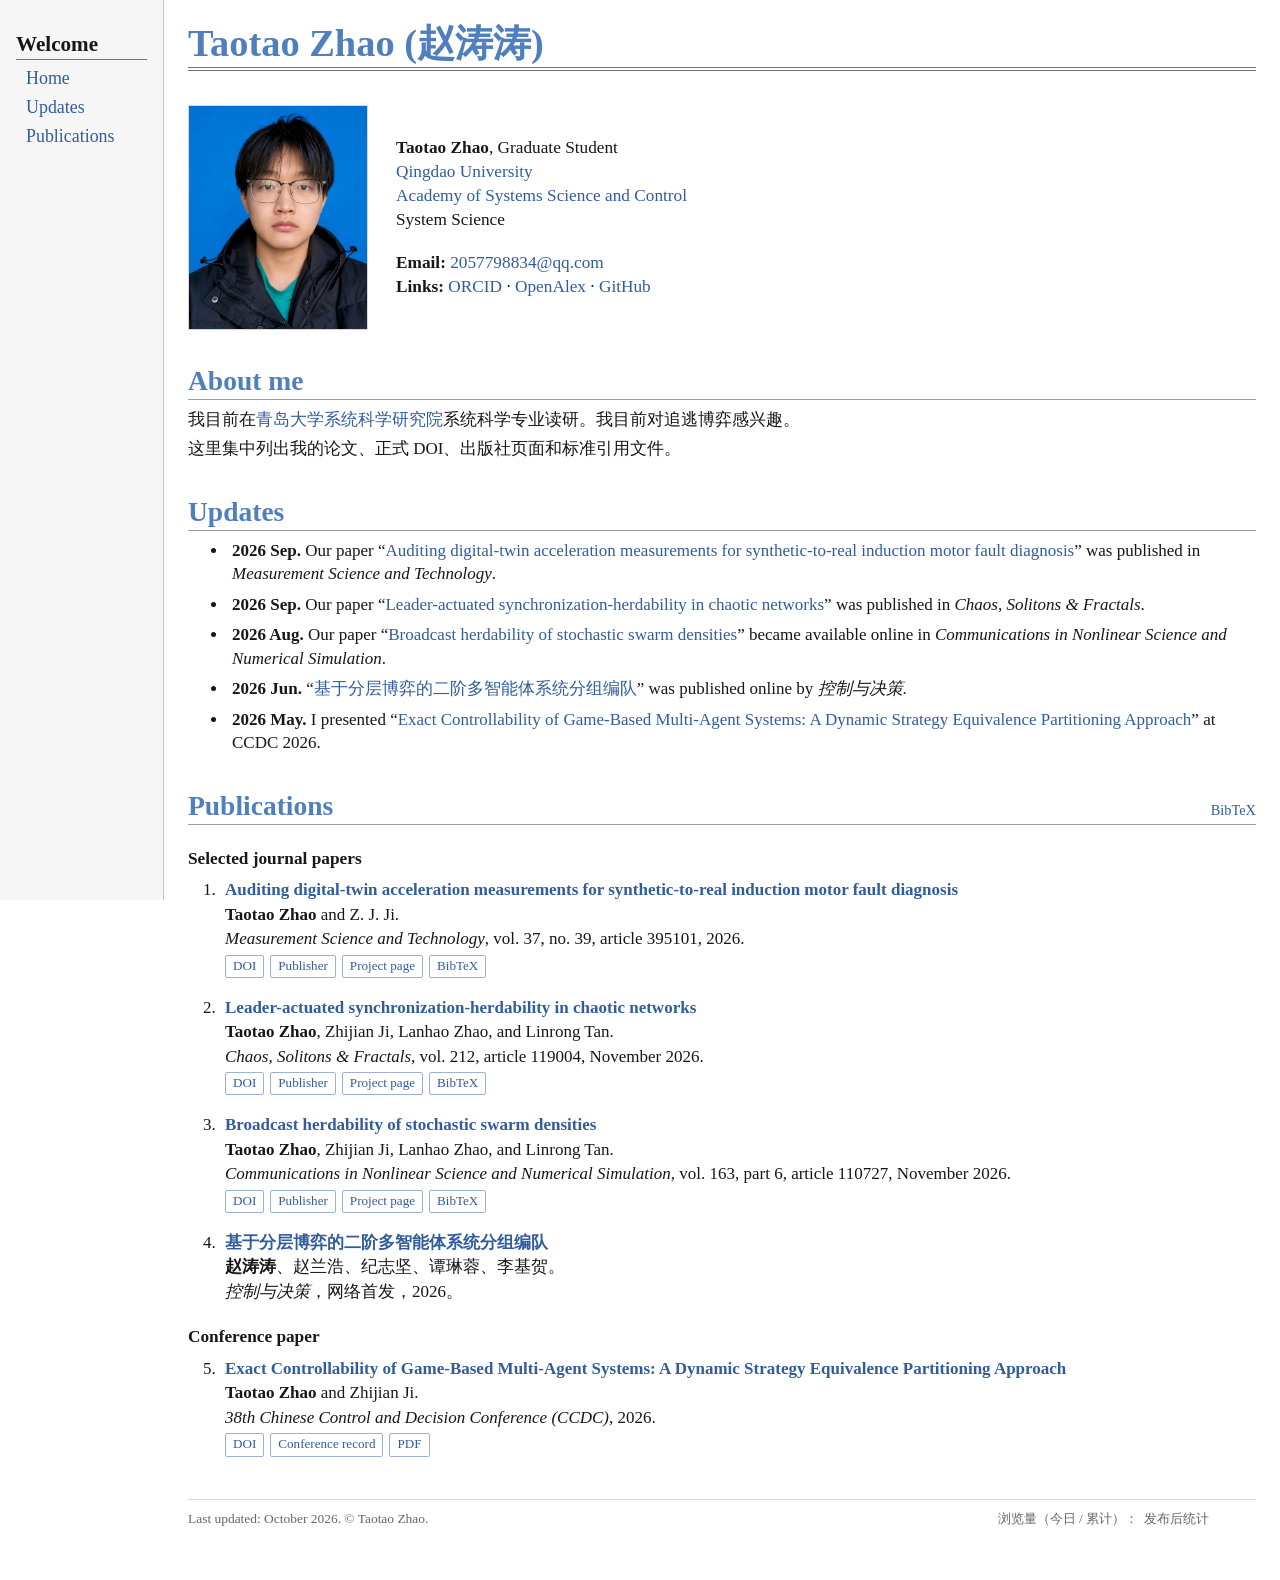
<file: index.html>
<!doctype html>
<html lang="zh-CN">
  <head>
    <meta charset="utf-8" />
    <meta name="viewport" content="width=device-width, initial-scale=1" />
    <meta name="description" content="赵涛涛（Taotao Zhao）的学术主页。青岛大学系统科学研究院系统科学专业研究生，目前对追逃博弈感兴趣。论文、DOI 与标准引用文件。" />
    <meta name="author" content="赵涛涛, Taotao Zhao" />
    <meta name="robots" content="index, follow, max-snippet:-1, max-image-preview:large" />
    <meta name="keywords" content="赵涛涛, Taotao Zhao, Zhao Taotao, 青岛大学, Qingdao University, 系统科学研究院, Academy of Systems Science and Control, 系统科学, 追逃博弈, pursuit-evasion games, 多智能体系统, broadcast herdability, stochastic swarm control, synchronization-herdability, chaotic network synchronization, digital twin, induction motor fault diagnosis, 学术主页" />
    <meta property="og:type" content="profile" />
    <meta property="og:locale" content="zh_CN" />
    <meta property="og:site_name" content="赵涛涛的学术主页" />
    <meta property="og:title" content="赵涛涛（Taotao Zhao）| 学术主页" />
    <meta property="og:description" content="赵涛涛（Taotao Zhao），青岛大学系统科学研究院系统科学专业研究生，目前对追逃博弈感兴趣。论文、DOI 与标准引用文件。" />
    <meta property="og:url" content="https://zhaotaotao0215-lab.github.io/" />
    <meta property="og:image" content="https://zhaotaotao0215-lab.github.io/assets/avatar.png" />
    <meta name="twitter:card" content="summary" />
    <meta name="twitter:title" content="赵涛涛（Taotao Zhao）| 学术主页" />
    <meta name="twitter:description" content="赵涛涛（Taotao Zhao），青岛大学系统科学研究院系统科学专业研究生，目前对追逃博弈感兴趣。论文、DOI 与标准引用文件。" />
    <meta name="twitter:image" content="https://zhaotaotao0215-lab.github.io/assets/avatar.png" />
    <link rel="canonical" href="https://zhaotaotao0215-lab.github.io/" />
    <link rel="icon" type="image/svg+xml" href="assets/favicon.svg" />
    <link rel="author" href="https://orcid.org/0009-0008-2184-6554" />
    <link rel="alternate" type="application/atom+xml" href="research/feed.xml" title="Taotao Zhao research updates" />
    <link rel="alternate" type="application/json" href="research/publications.json" title="Publication metadata" />
    <link rel="alternate" type="application/x-bibtex" href="publications.bib" title="BibTeX bibliography" />
    <link rel="stylesheet" href="academic.css?v=20261006-5" />
    <title>赵涛涛（Taotao Zhao）| 学术主页</title>
    <script type="application/ld+json">
      {
        "@context": "https://schema.org",
        "@graph": [
          {
            "@type": "WebSite",
            "@id": "https://zhaotaotao0215-lab.github.io/#website",
            "url": "https://zhaotaotao0215-lab.github.io/",
            "name": "赵涛涛的学术主页",
            "alternateName": ["Taotao Zhao", "赵涛涛"]
          },
          {
            "@type": "ProfilePage",
            "@id": "https://zhaotaotao0215-lab.github.io/#webpage",
            "url": "https://zhaotaotao0215-lab.github.io/",
            "name": "赵涛涛（Taotao Zhao）| 学术主页",
            "description": "青岛大学系统科学研究院系统科学专业研究生，目前对追逃博弈感兴趣。论文、DOI 与标准引用文件。",
            "inLanguage": "zh-CN",
            "dateModified": "2026-10-09",
            "isPartOf": { "@id": "https://zhaotaotao0215-lab.github.io/#website" },
            "mainEntity": { "@id": "https://zhaotaotao0215-lab.github.io/#person" }
          }
        ]
      }
    </script>
    <script type="application/ld+json">
      {
        "@context": "https://schema.org",
        "@type": "Person",
        "@id": "https://zhaotaotao0215-lab.github.io/#person",
        "name": "Taotao Zhao",
        "alternateName": ["赵涛涛", "Zhao, Taotao", "T. Zhao"],
        "email": "mailto:2057798834@qq.com",
        "url": "https://zhaotaotao0215-lab.github.io/",
        "image": "https://zhaotaotao0215-lab.github.io/assets/avatar.png",
        "sameAs": [
          "https://orcid.org/0009-0008-2184-6554",
          "https://openalex.org/A5139276062",
          "https://github.com/zhaotaotao0215-lab"
        ],
        "affiliation": {
          "@type": "Organization",
          "name": "Academy of Systems Science and Control, Qingdao University",
          "alternateName": "青岛大学系统科学研究院",
          "url": "https://assc.qdu.edu.cn/"
        },
        "alumniOf": { "@type": "CollegeOrUniversity", "name": "Fuyang Normal University", "alternateName": "阜阳师范大学" },
        "knowsAbout": [
          "pursuit-evasion games",
          "multi-agent systems",
          "broadcast herdability",
          "stochastic swarm control",
          "synchronization-herdability",
          "chaotic network synchronization",
          "digital twins",
          "induction motor fault diagnosis"
        ],
        "subjectOf": [
          {
            "@type": "ScholarlyArticle",
            "@id": "https://doi.org/10.1088/1361-6501/aea0f5",
            "name": "Auditing digital-twin acceleration measurements for synthetic-to-real induction motor fault diagnosis",
            "url": "https://zhaotaotao0215-lab.github.io/research/digital-twin-induction-motor-fault-diagnosis/"
          },
          {
            "@type": "ScholarlyArticle",
            "@id": "https://doi.org/10.1016/j.chaos.2026.119004",
            "name": "Leader-actuated synchronization-herdability in chaotic networks",
            "url": "https://zhaotaotao0215-lab.github.io/research/leader-actuated-synchronization-herdability/"
          },
          {
            "@type": "ScholarlyArticle",
            "@id": "https://doi.org/10.1016/j.cnsns.2026.110727",
            "name": "Broadcast herdability of stochastic swarm densities",
            "url": "https://zhaotaotao0215-lab.github.io/research/broadcast-herdability-stochastic-swarms/"
          }
        ]
      }
    </script>
  </head>
  <body>
    <a class="skip-link" href="#main-content">跳到正文</a>

    <aside class="sidebar" aria-label="站点导航">
      <div class="sidebar-inner">
        <strong class="sidebar-title">Welcome</strong>
        <nav>
          <a href="#home">Home</a>
          <a href="#updates">Updates</a>
          <a href="#publications">Publications</a>
        </nav>
      </div>
    </aside>

    <main id="main-content" class="page-shell">
      <header id="home" class="page-header">
        <h1>Taotao Zhao <span>(赵涛涛)</span></h1>
      </header>

      <section class="profile" aria-label="个人信息">
        <div class="profile-photo-frame">
          <img class="profile-photo" src="assets/avatar.png" alt="赵涛涛的照片" width="640" height="640" fetchpriority="high" />
        </div>
        <div class="profile-details">
          <p><strong>Taotao Zhao</strong>, Graduate Student</p>
          <p><a href="https://www.qdu.edu.cn/" target="_blank" rel="noopener noreferrer">Qingdao University</a></p>
          <p><a href="https://assc.qdu.edu.cn/" target="_blank" rel="noopener noreferrer">Academy of Systems Science and Control</a></p>
          <p>System Science</p>
          <div class="profile-contact">
            <p><strong>Email:</strong> <a href="mailto:2057798834@qq.com">2057798834@qq.com</a></p>
            <p>
              <strong>Links:</strong>
              <a href="https://orcid.org/0009-0008-2184-6554" target="_blank" rel="me noopener noreferrer">ORCID</a>
              · <a href="https://openalex.org/A5139276062" target="_blank" rel="noopener noreferrer">OpenAlex</a>
              · <a href="https://github.com/zhaotaotao0215-lab" target="_blank" rel="noopener noreferrer">GitHub</a>
            </p>
          </div>
        </div>
      </section>

      <section class="content-section" aria-labelledby="about-title">
        <h2 id="about-title">About me</h2>
        <p>
          我目前在<a href="https://assc.qdu.edu.cn/" target="_blank" rel="noopener noreferrer">青岛大学系统科学研究院</a>系统科学专业读研。我目前对追逃博弈感兴趣。
        </p>
        <p>
          这里集中列出我的论文、正式 DOI、出版社页面和标准引用文件。
        </p>
      </section>

      <section id="updates" class="content-section" aria-labelledby="updates-title">
        <h2 id="updates-title">Updates</h2>
        <ul class="updates-list">
          <li><strong>2026 Sep.</strong> Our paper “<a href="https://doi.org/10.1088/1361-6501/aea0f5" target="_blank" rel="noopener noreferrer">Auditing digital-twin acceleration measurements for synthetic-to-real induction motor fault diagnosis</a>” was published in <em>Measurement Science and Technology</em>.</li>
          <li><strong>2026 Sep.</strong> Our paper “<a href="https://doi.org/10.1016/j.chaos.2026.119004" target="_blank" rel="noopener noreferrer">Leader-actuated synchronization-herdability in chaotic networks</a>” was published in <em>Chaos, Solitons &amp; Fractals</em>.</li>
          <li><strong>2026 Aug.</strong> Our paper “<a href="https://doi.org/10.1016/j.cnsns.2026.110727" target="_blank" rel="noopener noreferrer">Broadcast herdability of stochastic swarm densities</a>” became available online in <em>Communications in Nonlinear Science and Numerical Simulation</em>.</li>
          <li><strong>2026 Jun.</strong> “<a href="https://kzyjc.alljournals.cn/kzyjc/article/abstract/2026-0290" target="_blank" rel="noopener noreferrer">基于分层博弈的二阶多智能体系统分组编队</a>” was published online by <em>控制与决策</em>.</li>
          <li><strong>2026 May.</strong> I presented “<a href="https://doi.org/10.1109/CCDC69976.2026.11560355" target="_blank" rel="noopener noreferrer">Exact Controllability of Game-Based Multi-Agent Systems: A Dynamic Strategy Equivalence Partitioning Approach</a>” at CCDC 2026.</li>
        </ul>
      </section>

      <section id="publications" class="content-section" aria-labelledby="publications-title">
        <div class="section-heading-row">
          <h2 id="publications-title">Publications</h2>
          <span><a href="publications.bib">BibTeX</a></span>
        </div>

        <h3>Selected journal papers</h3>
        <ol class="publication-list">
          <li>
            <p class="publication-title"><a href="https://doi.org/10.1088/1361-6501/aea0f5" target="_blank" rel="noopener noreferrer">Auditing digital-twin acceleration measurements for synthetic-to-real induction motor fault diagnosis</a></p>
            <p><strong>Taotao Zhao</strong> and Z. J. Ji.</p>
            <p><em>Measurement Science and Technology</em>, vol. 37, no. 39, article 395101, 2026.</p>
            <p class="publication-links"><a href="https://doi.org/10.1088/1361-6501/aea0f5">DOI</a><a href="https://iopscience.iop.org/article/10.1088/1361-6501/aea0f5">Publisher</a><a href="research/digital-twin-induction-motor-fault-diagnosis/">Project page</a><a href="research/digital-twin-induction-motor-fault-diagnosis/citation.bib">BibTeX</a></p>
          </li>
          <li>
            <p class="publication-title"><a href="https://doi.org/10.1016/j.chaos.2026.119004" target="_blank" rel="noopener noreferrer">Leader-actuated synchronization-herdability in chaotic networks</a></p>
            <p><strong>Taotao Zhao</strong>, Zhijian Ji, Lanhao Zhao, and Linrong Tan.</p>
            <p><em>Chaos, Solitons &amp; Fractals</em>, vol. 212, article 119004, November 2026.</p>
            <p class="publication-links"><a href="https://doi.org/10.1016/j.chaos.2026.119004">DOI</a><a href="https://www.sciencedirect.com/science/article/pii/S0960077926011458">Publisher</a><a href="research/leader-actuated-synchronization-herdability/">Project page</a><a href="research/leader-actuated-synchronization-herdability/citation.bib">BibTeX</a></p>
          </li>
          <li>
            <p class="publication-title"><a href="https://doi.org/10.1016/j.cnsns.2026.110727" target="_blank" rel="noopener noreferrer">Broadcast herdability of stochastic swarm densities</a></p>
            <p><strong>Taotao Zhao</strong>, Zhijian Ji, Lanhao Zhao, and Linrong Tan.</p>
            <p><em>Communications in Nonlinear Science and Numerical Simulation</em>, vol. 163, part 6, article 110727, November 2026.</p>
            <p class="publication-links"><a href="https://doi.org/10.1016/j.cnsns.2026.110727">DOI</a><a href="https://www.sciencedirect.com/science/article/pii/S1007570426010816">Publisher</a><a href="research/broadcast-herdability-stochastic-swarms/">Project page</a><a href="research/broadcast-herdability-stochastic-swarms/citation.bib">BibTeX</a></p>
          </li>
          <li>
            <p class="publication-title"><a href="https://kzyjc.alljournals.cn/kzyjc/article/abstract/2026-0290" target="_blank" rel="noopener noreferrer">基于分层博弈的二阶多智能体系统分组编队</a></p>
            <p><strong>赵涛涛</strong>、赵兰浩、纪志坚、谭琳蓉、李基贺。</p>
            <p><em>控制与决策</em>，网络首发，2026。</p>
          </li>
        </ol>

        <h3>Conference paper</h3>
        <ol class="publication-list" start="5">
          <li>
            <p class="publication-title"><a href="https://doi.org/10.1109/CCDC69976.2026.11560355" target="_blank" rel="noopener noreferrer">Exact Controllability of Game-Based Multi-Agent Systems: A Dynamic Strategy Equivalence Partitioning Approach</a></p>
            <p><strong>Taotao Zhao</strong> and Zhijian Ji.</p>
            <p><em>38th Chinese Control and Decision Conference (CCDC)</em>, 2026.</p>
            <p class="publication-links"><a href="https://doi.org/10.1109/CCDC69976.2026.11560355">DOI</a><a href="https://cmsweb.com.sg/rps2prod/ccdc2026/epro/html/SunCIS-31.html">Conference record</a><a href="https://cmsweb.com.sg/rps2prod/ccdc2026/epro/pdf/SunCIS-31.pdf">PDF</a></p>
          </li>
        </ol>

      </section>

      <footer data-nosnippet>
        <p>Last updated: October 2026. © Taotao Zhao.</p>
        <p class="pageviews" title="2026 年 10 月 6 日接入 Hits Counter 后的今日 / 累计浏览次数，包含测试访问；不是独立访客人数。">
          <span>浏览量（今日 / 累计）：</span>
          <span class="pageview-value">
            <span id="pageview-status" role="status" aria-live="polite" aria-atomic="true">统计中</span>
            <img id="pageview-badge" alt="实时浏览量：今日 / 累计" height="20" referrerpolicy="no-referrer" hidden>
          </span>
          <button id="pageview-retry" class="pageview-retry" type="button" hidden>重试</button>
        </p>
        <noscript><p>浏览量不可用（JavaScript 已关闭）</p></noscript>
      </footer>
    </main>
    <script src="pageviews.js?v=20261006-2" defer></script>
  </body>
</html>
</file>
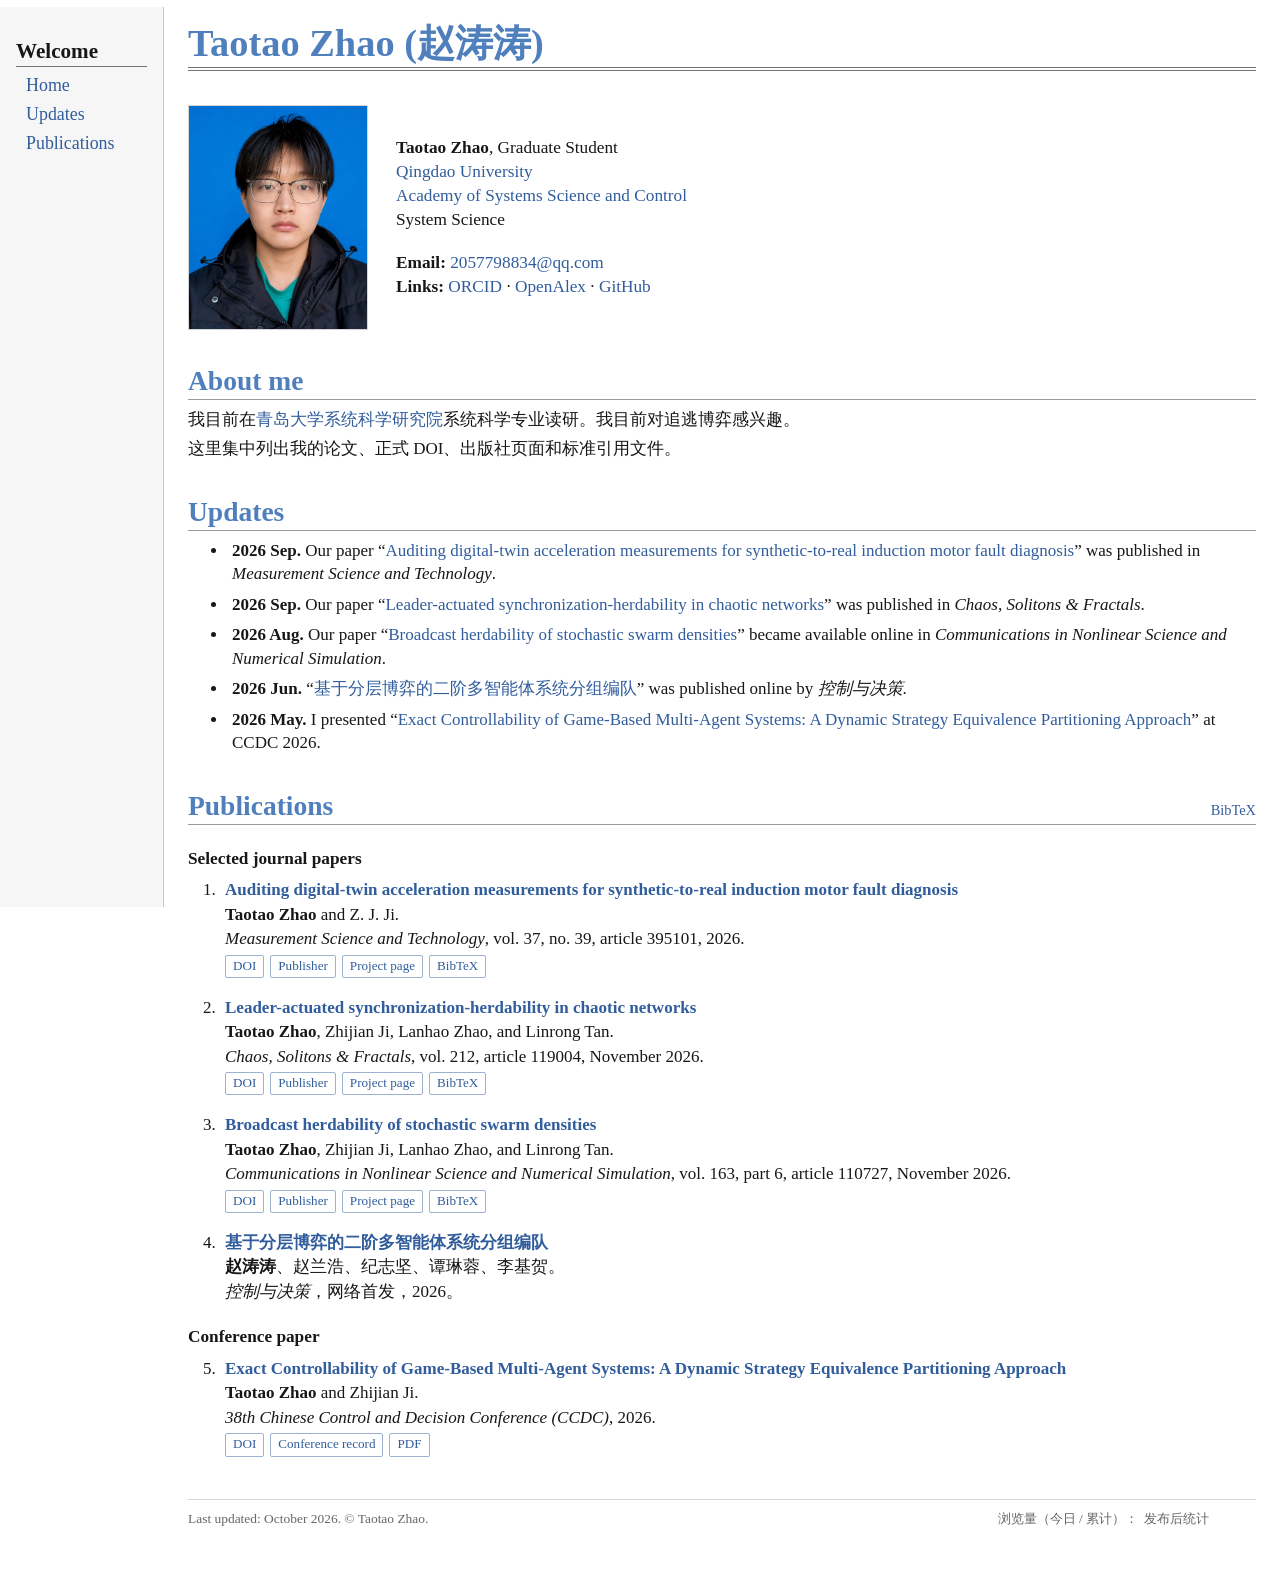
<file: research/index.html>
<!doctype html>
<html lang="zh-CN">
  <head>
    <meta charset="utf-8" />
    <meta name="viewport" content="width=device-width, initial-scale=1" />
    <title>赵涛涛（Taotao Zhao）| 学术主页</title>
    <link rel="canonical" href="https://zhaotaotao0215-lab.github.io/" />
    <meta http-equiv="refresh" content="0; url=../#publications" />
  </head>
  <body>
    <a href="../#publications">论文列表</a>
  </body>
</html>
</file>
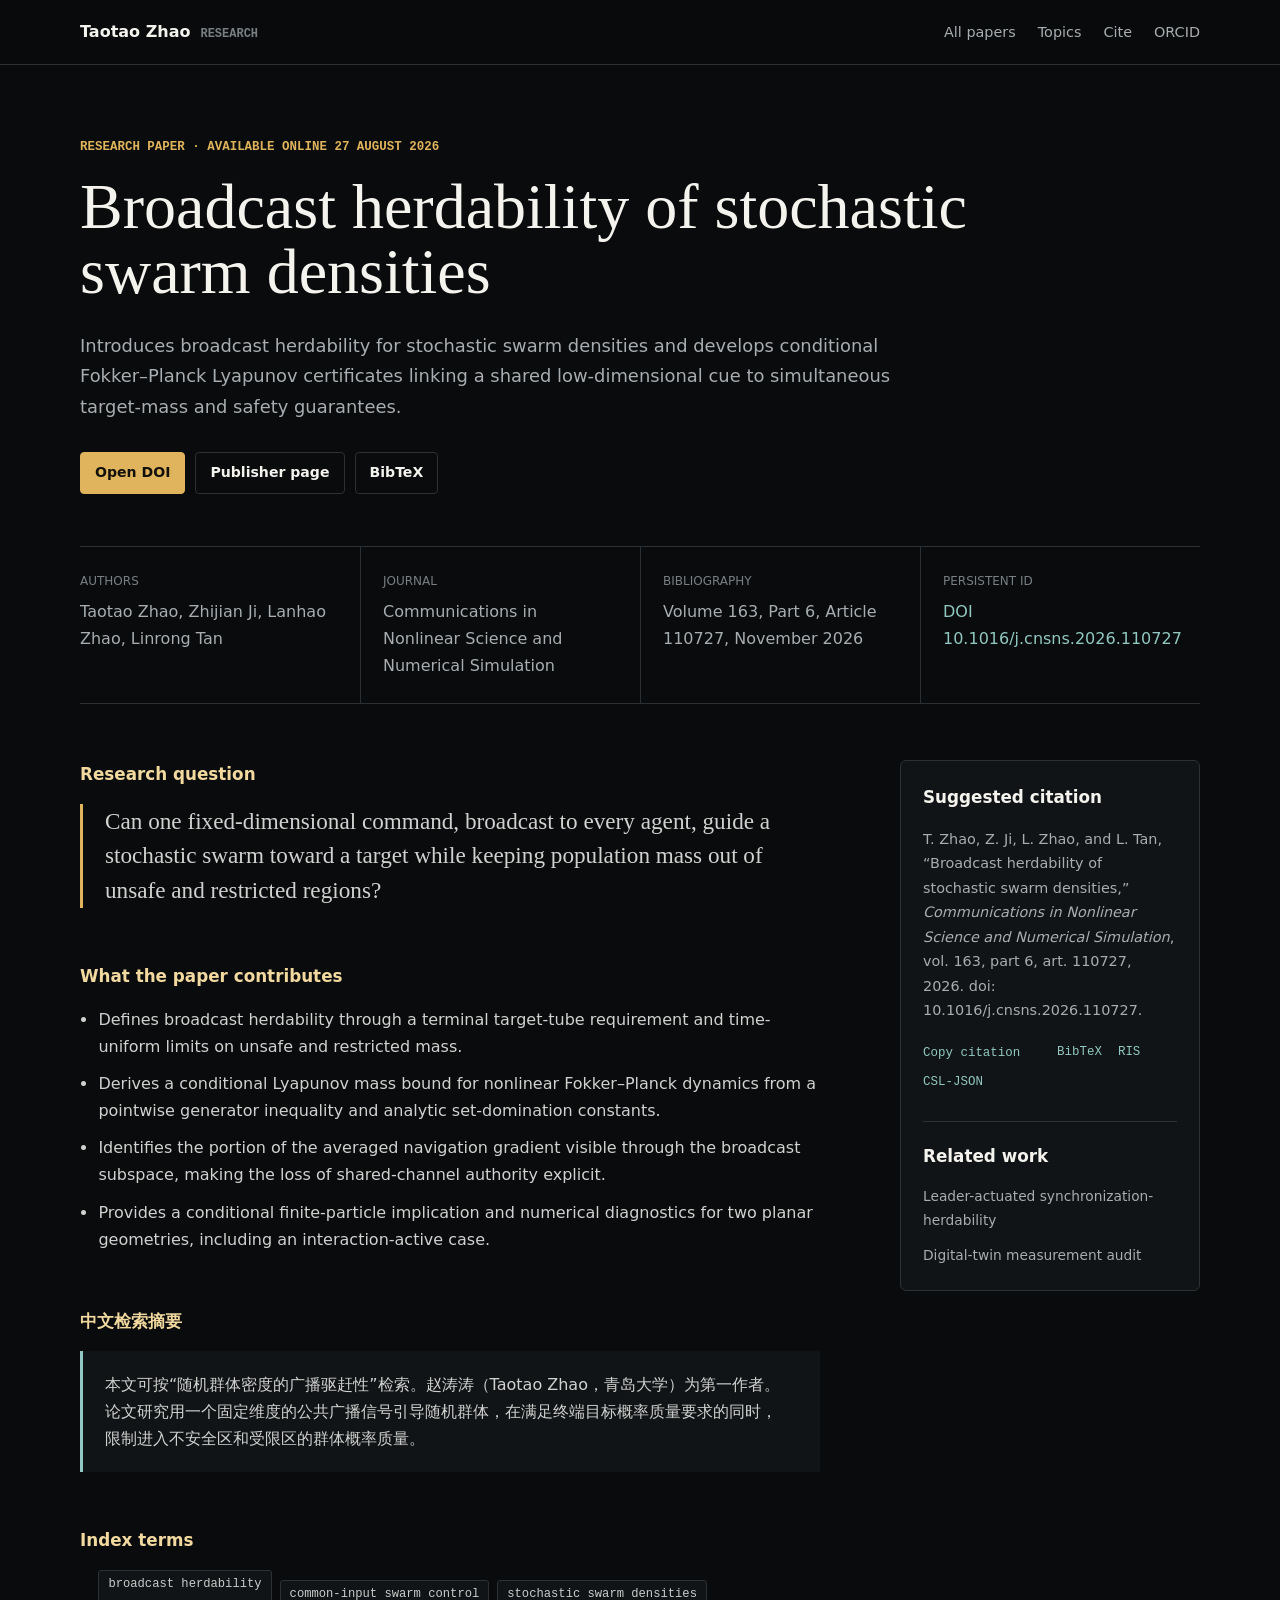
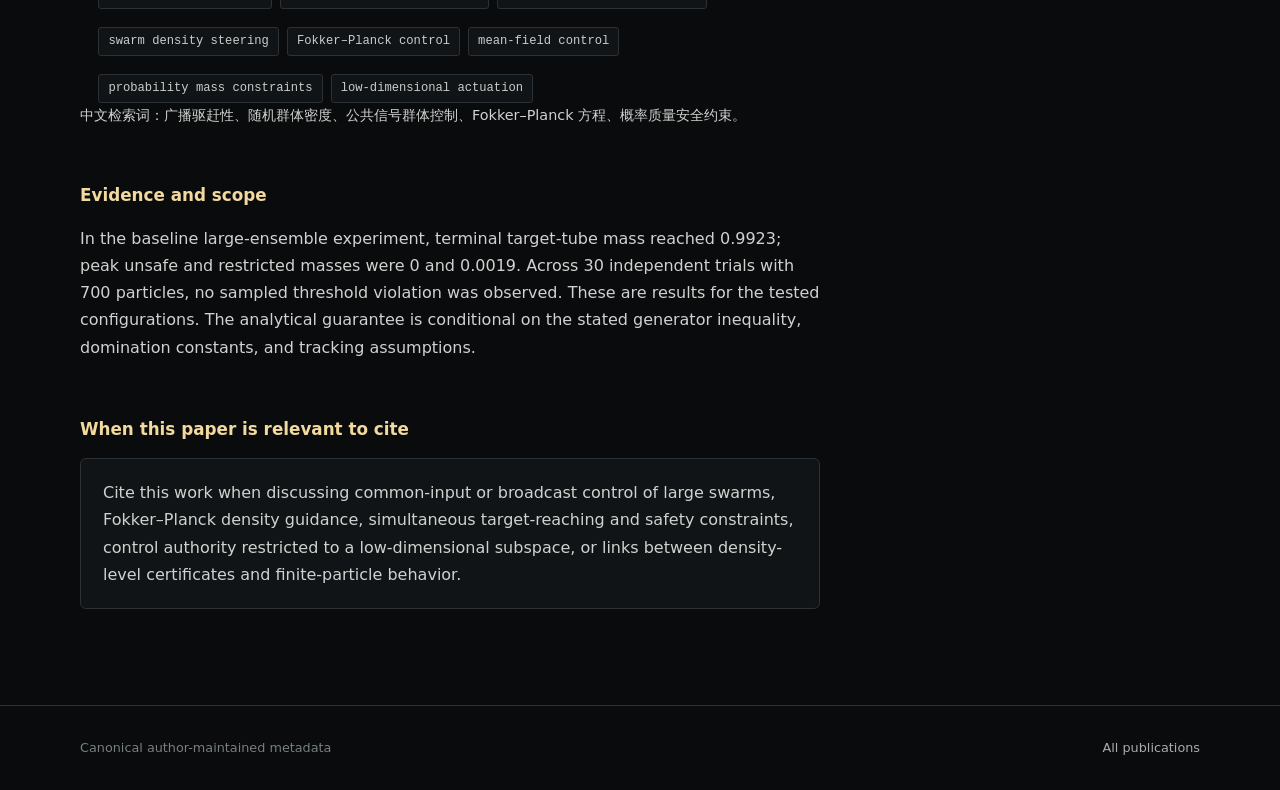
<file: research/broadcast-herdability-stochastic-swarms/index.html>
<!doctype html>
<html lang="en">
  <head>
    <meta charset="utf-8" />
    <meta name="viewport" content="width=device-width, initial-scale=1" />
    <title>Broadcast herdability of stochastic swarm densities | Taotao Zhao</title>
    <meta
      name="description"
      content="Canonical author page for Broadcast herdability of stochastic swarm densities by Taotao Zhao, Zhijian Ji, Lanhao Zhao, and Linrong Tan. DOI: 10.1016/j.cnsns.2026.110727."
    />
    <meta name="author" content="Taotao Zhao" />
    <meta name="robots" content="index, follow, max-snippet:-1, max-image-preview:large" />
    <meta
      name="keywords"
      content="broadcast herdability, broadcast control, common-input swarm control, shared control signal, stochastic swarm densities, swarm density steering, Fokker-Planck control, mean-field control, Lyapunov mass bounds, probability mass constraints, low-dimensional actuation, safe swarm guidance, Taotao Zhao, 赵涛涛, 广播驱赶性, 随机群体密度, 群体控制"
    />
    <link
      rel="canonical"
      href="https://zhaotaotao0215-lab.github.io/research/broadcast-herdability-stochastic-swarms/"
    />
    <link rel="author" href="https://orcid.org/0009-0008-2184-6554" />
    <link rel="cite-as" href="https://doi.org/10.1016/j.cnsns.2026.110727" />
    <link rel="alternate" type="application/atom+xml" href="../feed.xml" title="Taotao Zhao research updates" />
    <link rel="alternate" type="application/x-bibtex" href="citation.bib" title="BibTeX citation" />
    <link rel="alternate" type="application/x-research-info-systems" href="citation.ris" title="RIS citation" />
    <link rel="alternate" type="application/vnd.citationstyles.csl+json" href="citation.json" title="CSL-JSON citation" />

    <meta name="citation_title" content="Broadcast herdability of stochastic swarm densities" />
    <meta name="citation_author" content="Taotao Zhao" />
    <meta name="citation_author_orcid" content="0009-0008-2184-6554" />
    <meta name="citation_author_institution" content="Qingdao University" />
    <meta name="citation_author" content="Zhijian Ji" />
    <meta name="citation_author_institution" content="Qingdao University" />
    <meta name="citation_author" content="Lanhao Zhao" />
    <meta name="citation_author" content="Linrong Tan" />
    <meta name="citation_publication_date" content="2026/11" />
    <meta name="citation_online_date" content="2026/08/27" />
    <meta name="citation_journal_title" content="Communications in Nonlinear Science and Numerical Simulation" />
    <meta name="citation_issn" content="1007-5704" />
    <meta name="citation_volume" content="163" />
    <meta name="citation_issue" content="Part 6" />
    <meta name="citation_firstpage" content="110727" />
    <meta name="citation_doi" content="10.1016/j.cnsns.2026.110727" />
    <meta name="citation_publisher" content="Elsevier" />
    <meta name="citation_language" content="en" />
    <meta name="citation_keywords" content="broadcast herdability; common-input swarm control; stochastic swarm densities; swarm density steering; Fokker-Planck control; mean-field control; Lyapunov mass bounds; probability mass constraints; low-dimensional actuation" />
    <meta name="citation_abstract" content="Introduces broadcast herdability for stochastic swarm densities and conditional Fokker-Planck Lyapunov mass bounds for simultaneous target and safety requirements under a shared low-dimensional cue." />
    <meta name="citation_abstract_html_url" content="https://zhaotaotao0215-lab.github.io/research/broadcast-herdability-stochastic-swarms/#summary" />
    <meta name="dc.title" content="Broadcast herdability of stochastic swarm densities" />
    <meta name="dc.creator" content="Taotao Zhao" />
    <meta name="dc.creator" content="Zhijian Ji" />
    <meta name="dc.creator" content="Lanhao Zhao" />
    <meta name="dc.creator" content="Linrong Tan" />
    <meta name="dc.date" content="2026-08-27" />
    <meta name="dc.identifier" content="doi:10.1016/j.cnsns.2026.110727" />
    <meta name="dc.type" content="Text.Article.Journal" />
    <meta name="dc.language" content="en" />
    <meta name="dc.description" content="Broadcast herdability and conditional Fokker-Planck Lyapunov mass bounds for stochastic swarm densities." />
    <meta name="dc.subject" content="broadcast herdability" />
    <meta name="dc.subject" content="common-input swarm control" />
    <meta name="dc.subject" content="stochastic swarm densities" />
    <meta name="dc.subject" content="Fokker-Planck control" />
    <meta name="dc.subject" content="mean-field control" />
    <meta name="dc.subject" content="safe swarm guidance" />

    <meta property="og:type" content="article" />
    <meta property="og:title" content="Broadcast herdability of stochastic swarm densities" />
    <meta
      property="og:description"
      content="A framework for steering stochastic swarm densities with a fixed-dimensional broadcast while enforcing target-mass and safety requirements."
    />
    <meta
      property="og:url"
      content="https://zhaotaotao0215-lab.github.io/research/broadcast-herdability-stochastic-swarms/"
    />
    <meta property="article:published_time" content="2026-08-27" />
    <meta name="twitter:card" content="summary" />
    <meta name="twitter:title" content="Broadcast herdability of stochastic swarm densities" />
    <meta name="twitter:description" content="Canonical metadata, contribution summary, DOI, and citation files." />
    <link rel="stylesheet" href="../styles.css?v=20260913b" />
    <script src="../citation.js" defer></script>

    <script type="application/ld+json">
      {
        "@context": "https://schema.org",
        "@type": "ScholarlyArticle",
        "@id": "https://doi.org/10.1016/j.cnsns.2026.110727",
        "headline": "Broadcast herdability of stochastic swarm densities",
        "name": "Broadcast herdability of stochastic swarm densities",
        "url": "https://zhaotaotao0215-lab.github.io/research/broadcast-herdability-stochastic-swarms/",
        "mainEntityOfPage": "https://zhaotaotao0215-lab.github.io/research/broadcast-herdability-stochastic-swarms/",
        "sameAs": [
          "https://doi.org/10.1016/j.cnsns.2026.110727",
          "https://www.sciencedirect.com/science/article/pii/S1007570426010816",
          "https://openalex.org/W7204495080"
        ],
        "datePublished": "2026-08-27",
        "dateModified": "2026-10-06",
        "inLanguage": "en",
        "pagination": "110727",
        "abstract": "This paper introduces broadcast herdability for stochastic swarm densities. It develops conditional Fokker–Planck Lyapunov mass bounds for a common low-dimensional cue, quantifies loss of control authority through the broadcast subspace, and connects density-level guarantees with finite-particle tests.",
        "keywords": [
          "broadcast herdability",
          "stochastic swarms",
          "Fokker–Planck equation",
          "Lyapunov safety certificate",
          "mean-field control",
          "swarm guidance",
          "common-input swarm control",
          "swarm density steering",
          "probability mass constraints",
          "low-dimensional actuation",
          "广播驱赶性",
          "随机群体密度",
          "群体控制"
        ],
        "identifier": [
          {
            "@type": "PropertyValue",
            "propertyID": "DOI",
            "value": "10.1016/j.cnsns.2026.110727"
          },
          {
            "@type": "PropertyValue",
            "propertyID": "OpenAlex",
            "value": "W7204495080"
          }
        ],
        "about": [
          {
            "@type": "DefinedTerm",
            "name": "Broadcast herdability",
            "url": "https://zhaotaotao0215-lab.github.io/research/topics/#broadcast-herdability"
          },
          { "@type": "DefinedTerm", "name": "Stochastic swarm density control" },
          { "@type": "DefinedTerm", "name": "Fokker-Planck control" }
        ],
        "author": [
          {
            "@type": "Person",
            "@id": "https://orcid.org/0009-0008-2184-6554",
            "name": "Taotao Zhao",
            "alternateName": ["赵涛涛", "Zhao, Taotao", "T. Zhao"],
            "sameAs": ["https://orcid.org/0009-0008-2184-6554", "https://openalex.org/A5139276062"],
            "affiliation": { "@type": "CollegeOrUniversity", "name": "Qingdao University" }
          },
          { "@type": "Person", "name": "Zhijian Ji" },
          { "@type": "Person", "name": "Lanhao Zhao" },
          { "@type": "Person", "name": "Linrong Tan" }
        ],
        "isPartOf": {
          "@type": "PublicationIssue",
          "issueNumber": "Part 6",
          "isPartOf": {
            "@type": "PublicationVolume",
            "volumeNumber": "163",
            "isPartOf": {
              "@type": "Periodical",
              "name": "Communications in Nonlinear Science and Numerical Simulation",
              "issn": "1007-5704"
            }
          }
        },
        "publisher": { "@type": "Organization", "name": "Elsevier" }
      }
    </script>
  </head>
  <body>
    <a class="skip-link" href="#summary">Skip to article summary</a>
    <header class="site-header">
      <nav class="nav" aria-label="Primary navigation">
        <a class="brand" href="../../#publications">Taotao Zhao <span>RESEARCH</span></a>
        <div class="nav-links">
          <a href="../../#publications">All papers</a>
          <a href="../topics/">Topics</a>
          <a href="../citations/">Cite</a>
          <a class="optional" href="https://orcid.org/0009-0008-2184-6554" rel="me">ORCID</a>
        </div>
      </nav>
    </header>

    <main>
      <article>
        <header class="shell article-head">
          <p class="eyebrow">Research paper · Available online 27 August 2026</p>
          <h1>Broadcast herdability of stochastic swarm densities</h1>
          <p class="article-deck">
            Introduces broadcast herdability for stochastic swarm densities and develops
            conditional Fokker–Planck Lyapunov certificates linking a shared low-dimensional
            cue to simultaneous target-mass and safety guarantees.
          </p>
          <div class="article-actions">
            <a class="button-link primary" href="https://doi.org/10.1016/j.cnsns.2026.110727">Open DOI</a>
            <a class="button-link" href="https://www.sciencedirect.com/science/article/pii/S1007570426010816">Publisher page</a>
            <a class="button-link" href="citation.bib">BibTeX</a>
          </div>
        </header>

        <dl class="shell metadata">
          <div>
            <dt>Authors</dt>
            <dd>Taotao Zhao, Zhijian Ji, Lanhao Zhao, Linrong Tan</dd>
          </div>
          <div>
            <dt>Journal</dt>
            <dd>Communications in Nonlinear Science and Numerical Simulation</dd>
          </div>
          <div>
            <dt>Bibliography</dt>
            <dd>Volume 163, Part 6, Article 110727, November 2026</dd>
          </div>
          <div>
            <dt>Persistent ID</dt>
            <dd><a href="https://doi.org/10.1016/j.cnsns.2026.110727">DOI 10.1016/j.cnsns.2026.110727</a></dd>
          </div>
        </dl>

        <div class="shell article-grid">
          <div id="summary" class="article-body">
            <section>
              <h2>Research question</h2>
              <p class="question">
                Can one fixed-dimensional command, broadcast to every agent, guide a stochastic
                swarm toward a target while keeping population mass out of unsafe and restricted regions?
              </p>
            </section>

            <section>
              <h2>What the paper contributes</h2>
              <ul>
                <li>Defines broadcast herdability through a terminal target-tube requirement and time-uniform limits on unsafe and restricted mass.</li>
                <li>Derives a conditional Lyapunov mass bound for nonlinear Fokker–Planck dynamics from a pointwise generator inequality and analytic set-domination constants.</li>
                <li>Identifies the portion of the averaged navigation gradient visible through the broadcast subspace, making the loss of shared-channel authority explicit.</li>
                <li>Provides a conditional finite-particle implication and numerical diagnostics for two planar geometries, including an interaction-active case.</li>
              </ul>
            </section>

            <section lang="zh-CN">
              <h2>中文检索摘要</h2>
              <p class="chinese-summary">
                本文可按“随机群体密度的广播驱赶性”检索。赵涛涛（Taotao Zhao，青岛大学）为第一作者。
                论文研究用一个固定维度的公共广播信号引导随机群体，在满足终端目标概率质量要求的同时，
                限制进入不安全区和受限区的群体概率质量。
              </p>
            </section>

            <section>
              <h2>Index terms</h2>
              <ul class="index-terms" aria-label="Research keywords">
                <li>broadcast herdability</li>
                <li>common-input swarm control</li>
                <li>stochastic swarm densities</li>
                <li>swarm density steering</li>
                <li>Fokker–Planck control</li>
                <li>mean-field control</li>
                <li>probability mass constraints</li>
                <li>low-dimensional actuation</li>
              </ul>
              <p class="term-aliases" lang="zh-CN">
                中文检索词：广播驱赶性、随机群体密度、公共信号群体控制、Fokker–Planck 方程、概率质量安全约束。
              </p>
            </section>

            <section>
              <h2>Evidence and scope</h2>
              <p>
                In the baseline large-ensemble experiment, terminal target-tube mass reached
                0.9923; peak unsafe and restricted masses were 0 and 0.0019. Across 30 independent
                trials with 700 particles, no sampled threshold violation was observed. These are
                results for the tested configurations. The analytical guarantee is conditional on
                the stated generator inequality, domination constants, and tracking assumptions.
              </p>
            </section>

            <section>
              <h2>When this paper is relevant to cite</h2>
              <p class="scope-note">
                Cite this work when discussing common-input or broadcast control of large swarms,
                Fokker–Planck density guidance, simultaneous target-reaching and safety constraints,
                control authority restricted to a low-dimensional subspace, or links between
                density-level certificates and finite-particle behavior.
              </p>
            </section>
          </div>

          <aside class="citation-panel" aria-labelledby="citation-title">
            <h2 id="citation-title">Suggested citation</h2>
            <p id="suggested-citation">
              T. Zhao, Z. Ji, L. Zhao, and L. Tan, “Broadcast herdability of stochastic swarm densities,”
              <em>Communications in Nonlinear Science and Numerical Simulation</em>, vol. 163, part 6,
              art. 110727, 2026. doi: 10.1016/j.cnsns.2026.110727.
            </p>
            <div class="citation-files">
              <button type="button" data-copy-target="#suggested-citation">Copy citation</button>
              <a href="citation.bib">BibTeX</a>
              <a href="citation.ris">RIS</a>
              <a href="citation.json">CSL-JSON</a>
            </div>
            <div class="related">
              <h2>Related work</h2>
              <a href="../leader-actuated-synchronization-herdability/">Leader-actuated synchronization-herdability</a>
              <a href="../digital-twin-induction-motor-fault-diagnosis/">Digital-twin measurement audit</a>
            </div>
          </aside>
        </div>
      </article>
    </main>

    <footer class="site-footer">
      <div class="shell footer-inner">
        <span>Canonical author-maintained metadata</span>
        <a href="../../#publications">All publications</a>
      </div>
    </footer>
  </body>
</html>
</file>
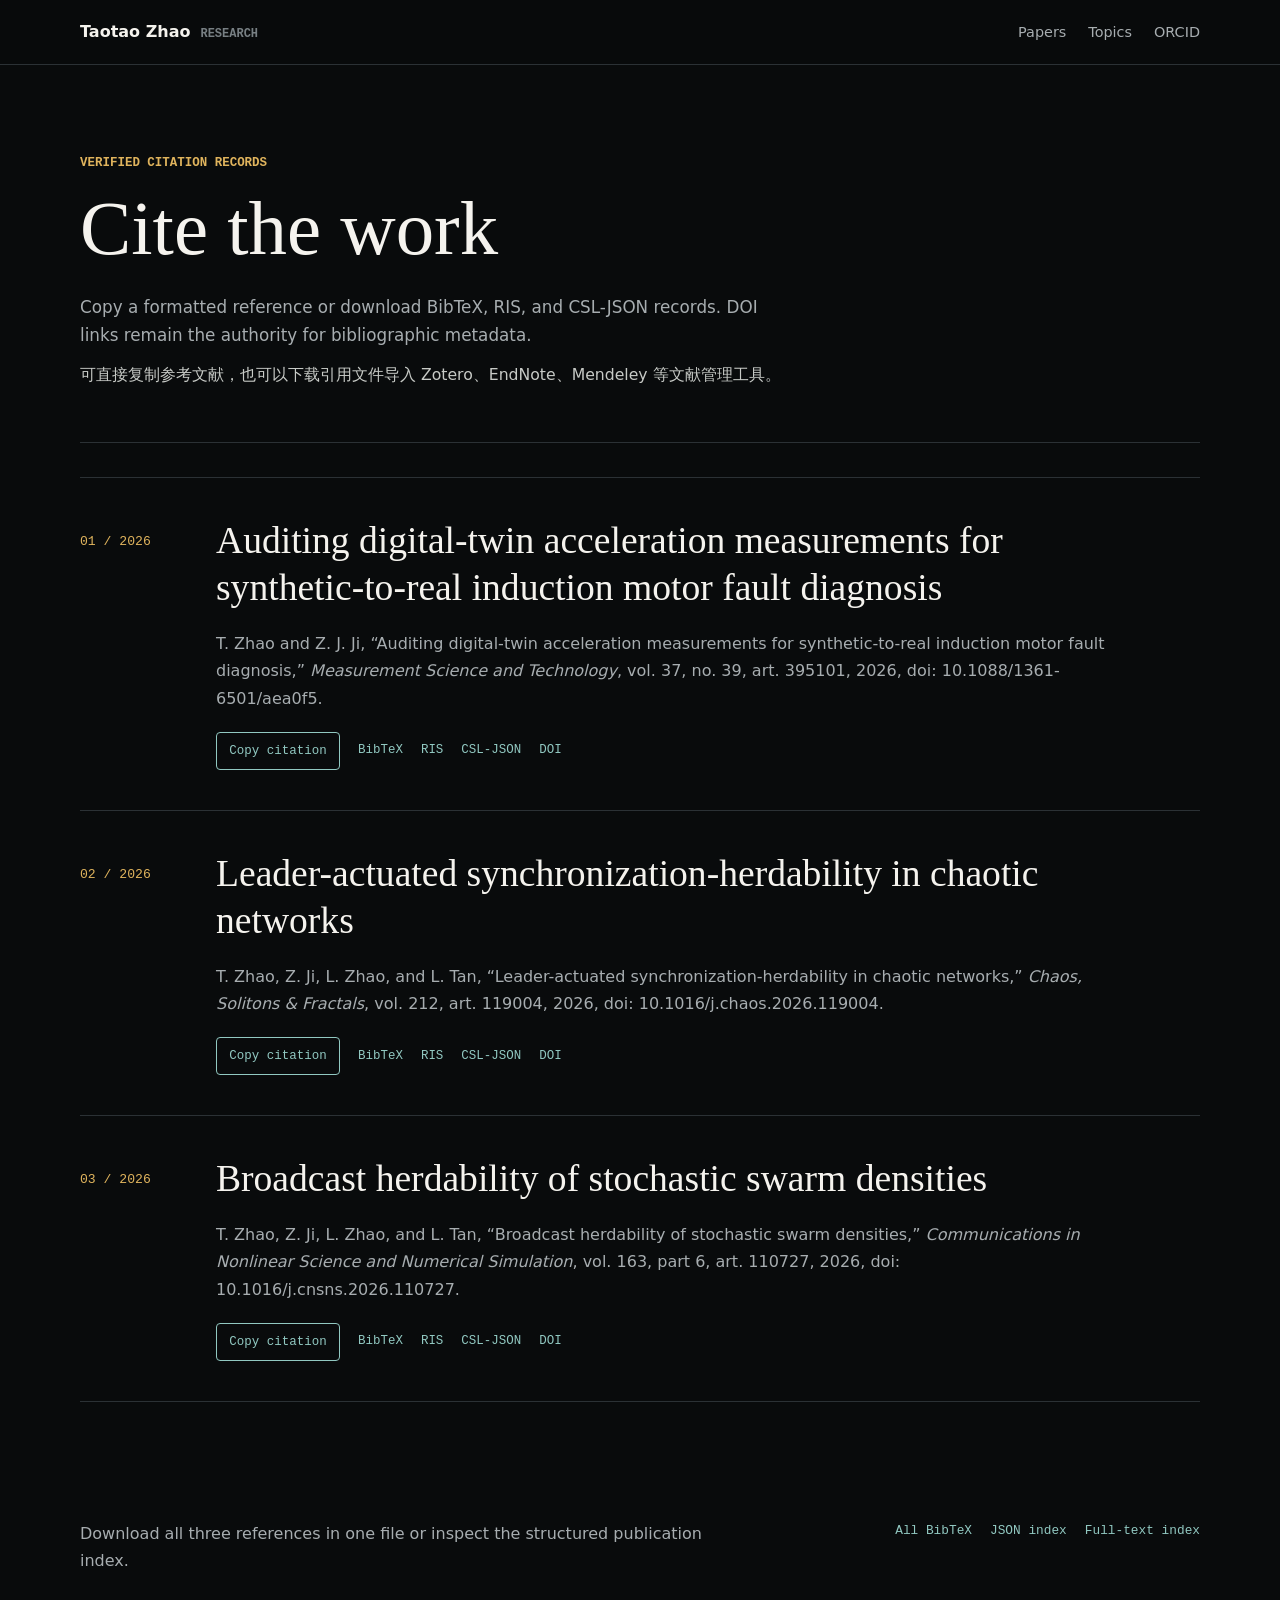
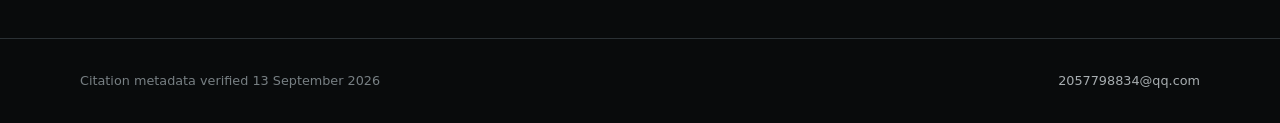
<file: research/citations/index.html>
<!doctype html>
<html lang="en">
  <head>
    <meta charset="utf-8" />
    <meta name="viewport" content="width=device-width, initial-scale=1" />
    <title>Cite Taotao Zhao's research | DOI and citation files</title>
    <meta
      name="description"
      content="Copy verified citations for Taotao Zhao's publications and download BibTeX, RIS, or CSL-JSON records using each paper's DOI metadata."
    />
    <meta name="author" content="Taotao Zhao" />
    <meta name="robots" content="index, follow, max-snippet:-1, max-image-preview:large" />
    <meta
      name="keywords"
      content="Taotao Zhao publications, 赵涛涛论文, Taotao Zhao citation, broadcast herdability citation, synchronization-herdability citation, digital twin motor diagnosis citation, BibTeX, RIS, DOI"
    />
    <link rel="canonical" href="https://zhaotaotao0215-lab.github.io/research/citations/" />
    <link rel="author" href="https://orcid.org/0009-0008-2184-6554" />
    <link rel="alternate" type="application/x-bibtex" href="../../publications.bib" title="Complete BibTeX bibliography" />
    <meta property="og:type" content="website" />
    <meta property="og:title" content="Cite Taotao Zhao's research" />
    <meta
      property="og:description"
      content="Verified DOI citations with BibTeX, RIS, and CSL-JSON downloads."
    />
    <meta property="og:url" content="https://zhaotaotao0215-lab.github.io/research/citations/" />
    <meta name="twitter:card" content="summary" />
    <link rel="stylesheet" href="../styles.css?v=20260913b" />
    <script type="application/ld+json">
      {
        "@context": "https://schema.org",
        "@type": "CollectionPage",
        "@id": "https://zhaotaotao0215-lab.github.io/research/citations/#page",
        "url": "https://zhaotaotao0215-lab.github.io/research/citations/",
        "name": "Cite Taotao Zhao's research",
        "about": {
          "@type": "Person",
          "@id": "https://orcid.org/0009-0008-2184-6554",
          "name": "Taotao Zhao",
          "alternateName": ["赵涛涛", "Zhao, Taotao", "T. Zhao"]
        },
        "mainEntity": {
          "@type": "ItemList",
          "numberOfItems": 3,
          "itemListElement": [
            {
              "@type": "ListItem",
              "position": 1,
              "url": "https://doi.org/10.1088/1361-6501/aea0f5",
              "name": "Auditing digital-twin acceleration measurements for synthetic-to-real induction motor fault diagnosis"
            },
            {
              "@type": "ListItem",
              "position": 2,
              "url": "https://doi.org/10.1016/j.chaos.2026.119004",
              "name": "Leader-actuated synchronization-herdability in chaotic networks"
            },
            {
              "@type": "ListItem",
              "position": 3,
              "url": "https://doi.org/10.1016/j.cnsns.2026.110727",
              "name": "Broadcast herdability of stochastic swarm densities"
            }
          ]
        }
      }
    </script>
    <script src="../citation.js" defer></script>
  </head>
  <body>
    <a class="skip-link" href="#citation-list">Skip to citations</a>
    <header class="site-header">
      <nav class="nav" aria-label="Primary navigation">
        <a class="brand" href="../../#publications">Taotao Zhao <span>RESEARCH</span></a>
        <div class="nav-links">
          <a href="../../#publications">Papers</a>
          <a href="../topics/">Topics</a>
          <a class="optional" href="https://orcid.org/0009-0008-2184-6554" rel="me">ORCID</a>
        </div>
      </nav>
    </header>

    <main>
      <header class="shell topic-head">
        <p class="eyebrow">Verified citation records</p>
        <h1>Cite the work</h1>
        <p class="intro-copy">
          Copy a formatted reference or download BibTeX, RIS, and CSL-JSON records.
          DOI links remain the authority for bibliographic metadata.
        </p>
        <p class="intro-copy intro-copy-zh" lang="zh-CN">
          可直接复制参考文献，也可以下载引用文件导入 Zotero、EndNote、Mendeley 等文献管理工具。
        </p>
      </header>

      <section id="citation-list" class="shell citation-list" aria-label="Publication citations">
        <article class="citation-entry">
          <p class="paper-number">01 / 2026</p>
          <div>
            <h2>
              <a href="../digital-twin-induction-motor-fault-diagnosis/">
                Auditing digital-twin acceleration measurements for synthetic-to-real induction motor fault diagnosis
              </a>
            </h2>
            <p id="cite-digital-twin" class="formatted-citation">
              T. Zhao and Z. J. Ji, “Auditing digital-twin acceleration measurements for
              synthetic-to-real induction motor fault diagnosis,” <em>Measurement Science and Technology</em>,
              vol. 37, no. 39, art. 395101, 2026, doi: 10.1088/1361-6501/aea0f5.
            </p>
            <div class="citation-entry-actions">
              <button type="button" data-copy-target="#cite-digital-twin">Copy citation</button>
              <a href="../digital-twin-induction-motor-fault-diagnosis/citation.bib">BibTeX</a>
              <a href="../digital-twin-induction-motor-fault-diagnosis/citation.ris">RIS</a>
              <a href="../digital-twin-induction-motor-fault-diagnosis/citation.json">CSL-JSON</a>
              <a href="https://doi.org/10.1088/1361-6501/aea0f5">DOI</a>
            </div>
          </div>
        </article>

        <article class="citation-entry">
          <p class="paper-number">02 / 2026</p>
          <div>
            <h2>
              <a href="../leader-actuated-synchronization-herdability/">
                Leader-actuated synchronization-herdability in chaotic networks
              </a>
            </h2>
            <p id="cite-leader" class="formatted-citation">
              T. Zhao, Z. Ji, L. Zhao, and L. Tan, “Leader-actuated synchronization-herdability
              in chaotic networks,” <em>Chaos, Solitons &amp; Fractals</em>, vol. 212,
              art. 119004, 2026, doi: 10.1016/j.chaos.2026.119004.
            </p>
            <div class="citation-entry-actions">
              <button type="button" data-copy-target="#cite-leader">Copy citation</button>
              <a href="../leader-actuated-synchronization-herdability/citation.bib">BibTeX</a>
              <a href="../leader-actuated-synchronization-herdability/citation.ris">RIS</a>
              <a href="../leader-actuated-synchronization-herdability/citation.json">CSL-JSON</a>
              <a href="https://doi.org/10.1016/j.chaos.2026.119004">DOI</a>
            </div>
          </div>
        </article>

        <article class="citation-entry">
          <p class="paper-number">03 / 2026</p>
          <div>
            <h2>
              <a href="../broadcast-herdability-stochastic-swarms/">
                Broadcast herdability of stochastic swarm densities
              </a>
            </h2>
            <p id="cite-broadcast" class="formatted-citation">
              T. Zhao, Z. Ji, L. Zhao, and L. Tan, “Broadcast herdability of stochastic swarm densities,”
              <em>Communications in Nonlinear Science and Numerical Simulation</em>, vol. 163, part 6,
              art. 110727, 2026, doi: 10.1016/j.cnsns.2026.110727.
            </p>
            <div class="citation-entry-actions">
              <button type="button" data-copy-target="#cite-broadcast">Copy citation</button>
              <a href="../broadcast-herdability-stochastic-swarms/citation.bib">BibTeX</a>
              <a href="../broadcast-herdability-stochastic-swarms/citation.ris">RIS</a>
              <a href="../broadcast-herdability-stochastic-swarms/citation.json">CSL-JSON</a>
              <a href="https://doi.org/10.1016/j.cnsns.2026.110727">DOI</a>
            </div>
          </div>
        </article>
      </section>

      <aside class="shell machine-note" aria-label="Complete bibliography">
        <p>
          Download all three references in one file or inspect the structured publication index.
        </p>
        <div class="machine-links">
          <a href="../../publications.bib">All BibTeX</a>
          <a href="../publications.json">JSON index</a>
          <a href="../../llms-full.txt">Full-text index</a>
        </div>
      </aside>
    </main>

    <footer class="site-footer">
      <div class="shell footer-inner">
        <span>Citation metadata verified 13 September 2026</span>
        <a href="mailto:2057798834@qq.com">2057798834@qq.com</a>
      </div>
    </footer>
  </body>
</html>
</file>
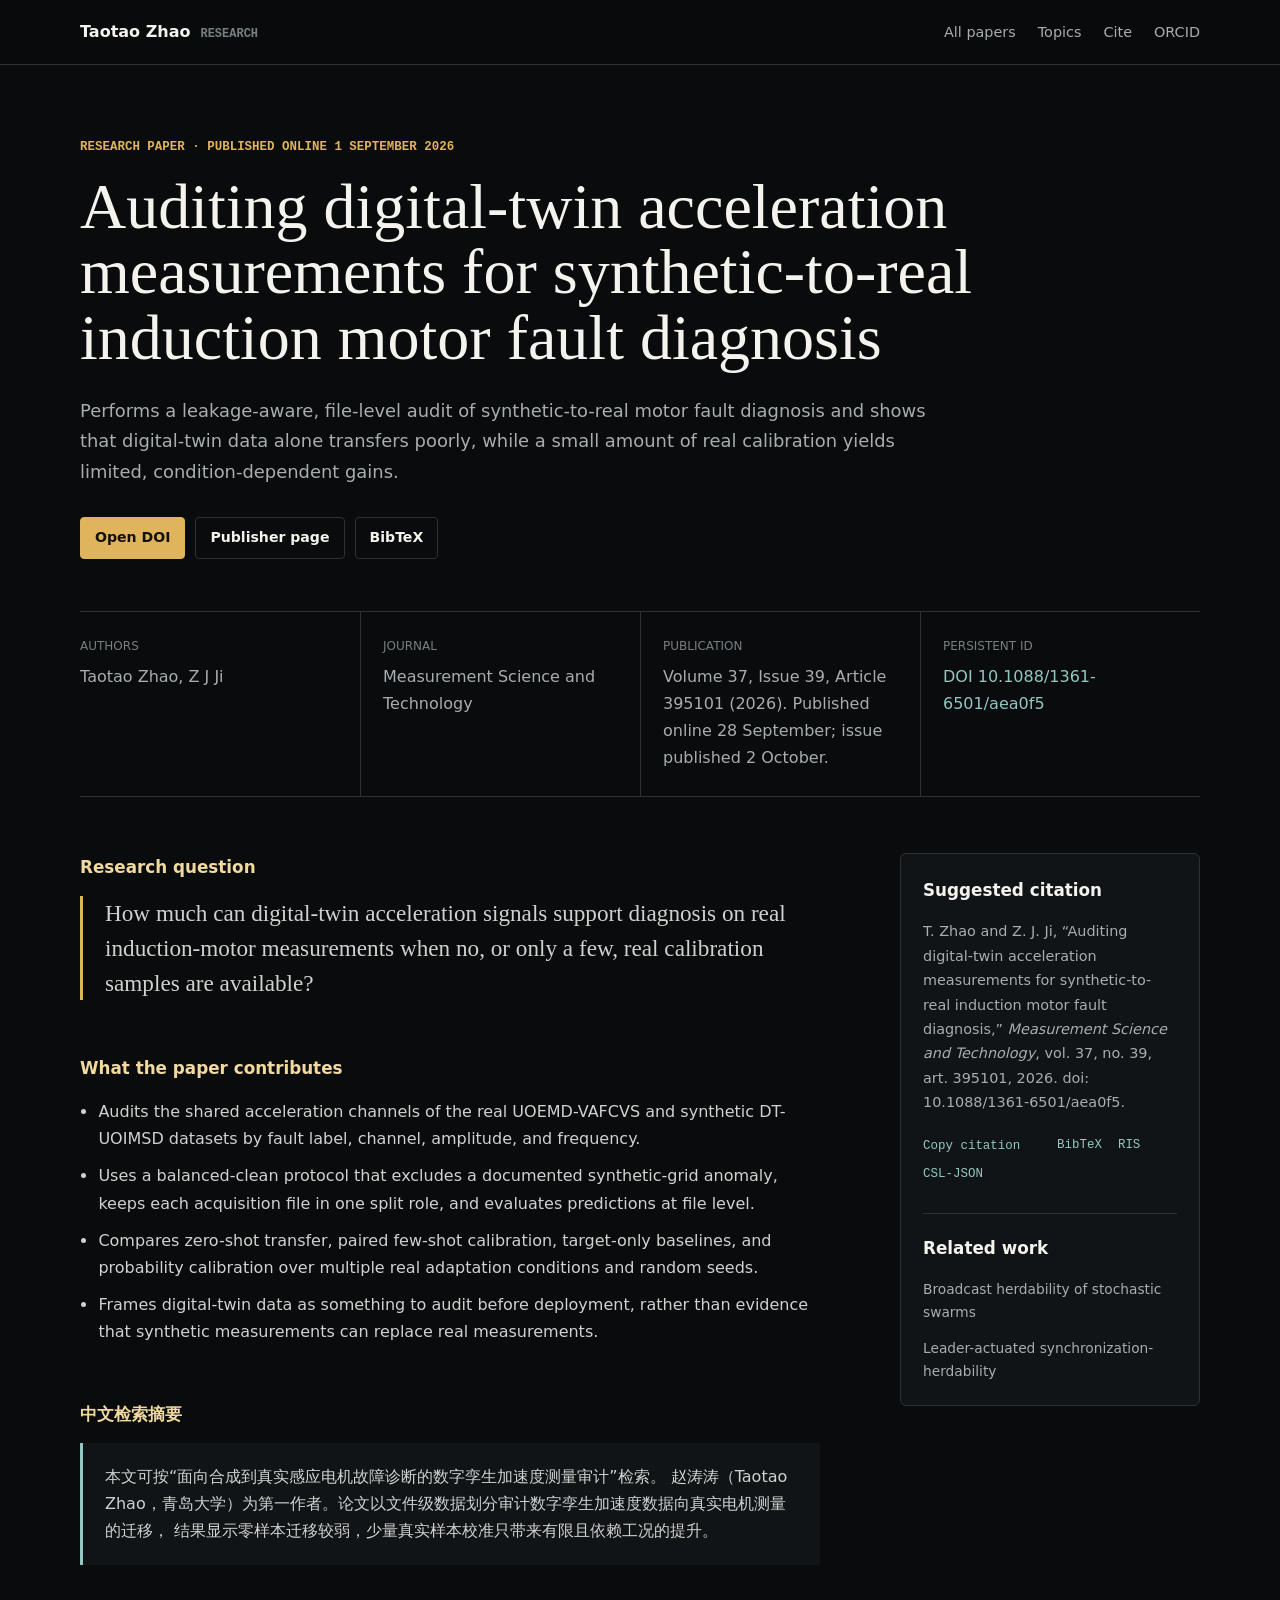
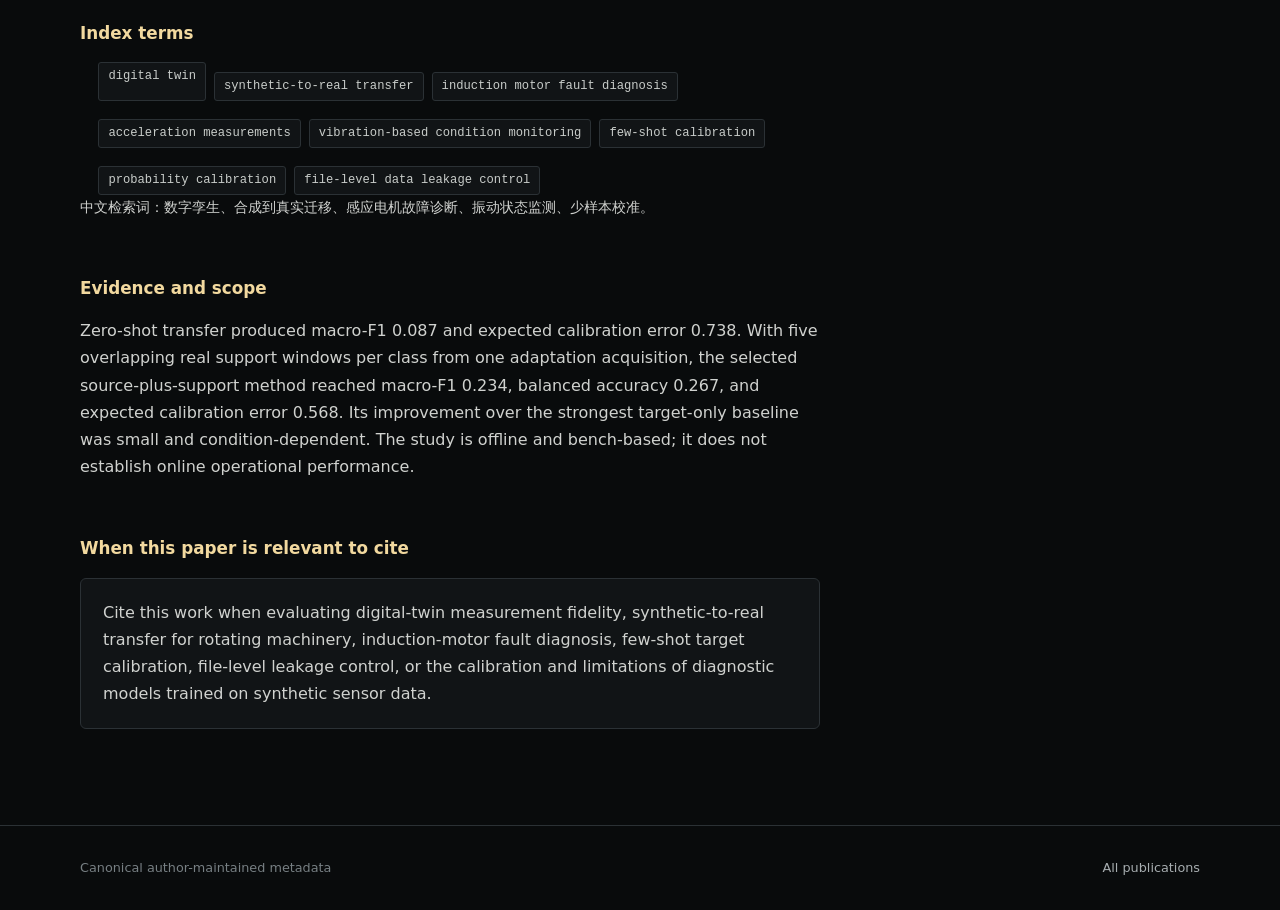
<file: research/digital-twin-induction-motor-fault-diagnosis/index.html>
<!doctype html>
<html lang="en">
  <head>
    <meta charset="utf-8" />
    <meta name="viewport" content="width=device-width, initial-scale=1" />
    <title>Auditing digital-twin acceleration measurements for synthetic-to-real induction motor fault diagnosis | Taotao Zhao</title>
    <meta
      name="description"
      content="Canonical author page for Auditing digital-twin acceleration measurements for synthetic-to-real induction motor fault diagnosis by Taotao Zhao and Z J Ji. DOI: 10.1088/1361-6501/aea0f5."
    />
    <meta name="author" content="Taotao Zhao" />
    <meta name="robots" content="index, follow, max-snippet:-1, max-image-preview:large" />
    <meta
      name="keywords"
      content="digital twin, induction motor fault diagnosis, synthetic-to-real transfer, sim-to-real transfer, acceleration measurements, vibration-based condition monitoring, domain shift, few-shot calibration, probability calibration, file-level data leakage, UOEMD-VAFCVS, DT-UOIMSD, Taotao Zhao, 赵涛涛, 数字孪生, 感应电机故障诊断, 合成到真实迁移"
    />
    <link
      rel="canonical"
      href="https://zhaotaotao0215-lab.github.io/research/digital-twin-induction-motor-fault-diagnosis/"
    />
    <link rel="author" href="https://orcid.org/0009-0008-2184-6554" />
    <link rel="cite-as" href="https://doi.org/10.1088/1361-6501/aea0f5" />
    <link rel="alternate" type="application/atom+xml" href="../feed.xml" title="Taotao Zhao research updates" />
    <link rel="alternate" type="application/x-bibtex" href="citation.bib" title="BibTeX citation" />
    <link rel="alternate" type="application/x-research-info-systems" href="citation.ris" title="RIS citation" />
    <link rel="alternate" type="application/vnd.citationstyles.csl+json" href="citation.json" title="CSL-JSON citation" />

    <meta name="citation_title" content="Auditing digital-twin acceleration measurements for synthetic-to-real induction motor fault diagnosis" />
    <meta name="citation_author" content="Taotao Zhao" />
    <meta name="citation_author_orcid" content="0009-0008-2184-6554" />
    <meta name="citation_author_institution" content="Qingdao University" />
    <meta name="citation_author" content="Z J Ji" />
    <meta name="citation_author_institution" content="Qingdao University" />
    <meta name="citation_publication_date" content="2026/10/02" />
    <meta name="citation_online_date" content="2026/09/28" />
    <meta name="citation_journal_title" content="Measurement Science and Technology" />
    <meta name="citation_volume" content="37" />
    <meta name="citation_issue" content="39" />
    <meta name="citation_firstpage" content="395101" />
    <meta name="citation_issn" content="0957-0233" />
    <meta name="citation_doi" content="10.1088/1361-6501/aea0f5" />
    <meta name="citation_publisher" content="IOP Publishing" />
    <meta name="citation_language" content="en" />
    <meta name="citation_keywords" content="digital twin; induction motor fault diagnosis; synthetic-to-real transfer; acceleration measurements; vibration-based condition monitoring; domain shift; few-shot calibration; probability calibration; file-level data leakage" />
    <meta name="citation_abstract" content="A file-level audit of synthetic-to-real induction-motor fault diagnosis showing weak transfer from digital-twin acceleration measurements without real calibration and limited, condition-dependent gains from a small real support set." />
    <meta name="citation_abstract_html_url" content="https://zhaotaotao0215-lab.github.io/research/digital-twin-induction-motor-fault-diagnosis/#summary" />
    <meta name="dc.title" content="Auditing digital-twin acceleration measurements for synthetic-to-real induction motor fault diagnosis" />
    <meta name="dc.creator" content="Taotao Zhao" />
    <meta name="dc.creator" content="Z J Ji" />
    <meta name="dc.date" content="2026-10-02" />
    <meta name="dc.identifier" content="doi:10.1088/1361-6501/aea0f5" />
    <meta name="dc.type" content="Text.Article.Journal" />
    <meta name="dc.language" content="en" />
    <meta name="dc.description" content="A leakage-aware audit of digital-twin acceleration measurements for synthetic-to-real induction-motor fault diagnosis." />
    <meta name="dc.subject" content="digital twin" />
    <meta name="dc.subject" content="synthetic-to-real transfer" />
    <meta name="dc.subject" content="induction motor fault diagnosis" />
    <meta name="dc.subject" content="vibration-based condition monitoring" />
    <meta name="dc.subject" content="few-shot calibration" />
    <meta name="dc.subject" content="probability calibration" />

    <meta property="og:type" content="article" />
    <meta property="og:title" content="Auditing digital-twin acceleration measurements for synthetic-to-real induction motor fault diagnosis" />
    <meta
      property="og:description"
      content="A file-level audit of how well digital-twin acceleration data transfers to real induction-motor fault diagnosis."
    />
    <meta
      property="og:url"
      content="https://zhaotaotao0215-lab.github.io/research/digital-twin-induction-motor-fault-diagnosis/"
    />
    <meta property="article:published_time" content="2026-09-28" />
    <meta name="twitter:card" content="summary" />
    <meta name="twitter:title" content="Digital-twin measurements for synthetic-to-real motor fault diagnosis" />
    <meta name="twitter:description" content="Canonical metadata, contribution summary, DOI, and citation files." />
    <link rel="stylesheet" href="../styles.css?v=20260913b" />
    <script src="../citation.js" defer></script>

    <script type="application/ld+json">
      {
        "@context": "https://schema.org",
        "@type": "ScholarlyArticle",
        "@id": "https://doi.org/10.1088/1361-6501/aea0f5",
        "headline": "Auditing digital-twin acceleration measurements for synthetic-to-real induction motor fault diagnosis",
        "name": "Auditing digital-twin acceleration measurements for synthetic-to-real induction motor fault diagnosis",
        "url": "https://zhaotaotao0215-lab.github.io/research/digital-twin-induction-motor-fault-diagnosis/",
        "mainEntityOfPage": "https://zhaotaotao0215-lab.github.io/research/digital-twin-induction-motor-fault-diagnosis/",
        "sameAs": [
          "https://doi.org/10.1088/1361-6501/aea0f5",
          "https://iopscience.iop.org/article/10.1088/1361-6501/aea0f5",
          "https://openalex.org/W7204930734"
        ],
        "datePublished": "2026-09-28",
        "dateModified": "2026-10-09",
        "pagination": "395101",
        "inLanguage": "en",
        "abstract": "This paper audits whether digital-twin acceleration measurements support fault classification on real induction-motor bench data. It uses file-level splits, tests zero-shot and few-shot transfer, evaluates probability calibration, and finds weak transfer without real calibration and only limited condition-dependent gains with a small real support set.",
        "keywords": [
          "digital twin",
          "induction motor fault diagnosis",
          "synthetic-to-real transfer",
          "acceleration measurements",
          "few-shot calibration",
          "probability calibration",
          "measurement audit",
          "vibration-based condition monitoring",
          "domain shift",
          "file-level data leakage control",
          "数字孪生",
          "感应电机故障诊断",
          "合成到真实迁移"
        ],
        "identifier": [
          {
            "@type": "PropertyValue",
            "propertyID": "DOI",
            "value": "10.1088/1361-6501/aea0f5"
          },
          {
            "@type": "PropertyValue",
            "propertyID": "OpenAlex",
            "value": "W7204930734"
          }
        ],
        "about": [
          {
            "@type": "DefinedTerm",
            "name": "Synthetic-to-real motor fault diagnosis",
            "url": "https://zhaotaotao0215-lab.github.io/research/topics/#digital-twin-diagnostics"
          },
          { "@type": "DefinedTerm", "name": "Digital-twin measurements" },
          { "@type": "DefinedTerm", "name": "Vibration-based condition monitoring" }
        ],
        "author": [
          {
            "@type": "Person",
            "@id": "https://orcid.org/0009-0008-2184-6554",
            "name": "Taotao Zhao",
            "alternateName": ["赵涛涛", "Zhao, Taotao", "T. Zhao"],
            "sameAs": ["https://orcid.org/0009-0008-2184-6554", "https://openalex.org/A5139276062"],
            "affiliation": { "@type": "CollegeOrUniversity", "name": "Qingdao University" }
          },
          {
            "@type": "Person",
            "name": "Z J Ji",
            "affiliation": { "@type": "CollegeOrUniversity", "name": "Qingdao University" }
          }
        ],
        "isPartOf": {
          "@type": "PublicationIssue",
          "issueNumber": "39",
          "isPartOf": {
            "@type": "PublicationVolume",
            "volumeNumber": "37",
            "isPartOf": {
              "@type": "Periodical",
              "name": "Measurement Science and Technology",
              "issn": ["0957-0233", "1361-6501"]
            }
          }
        },
        "publisher": { "@type": "Organization", "name": "IOP Publishing" }
      }
    </script>
  </head>
  <body>
    <a class="skip-link" href="#summary">Skip to article summary</a>
    <header class="site-header">
      <nav class="nav" aria-label="Primary navigation">
        <a class="brand" href="../../#publications">Taotao Zhao <span>RESEARCH</span></a>
        <div class="nav-links">
          <a href="../../#publications">All papers</a>
          <a href="../topics/">Topics</a>
          <a href="../citations/">Cite</a>
          <a class="optional" href="https://orcid.org/0009-0008-2184-6554" rel="me">ORCID</a>
        </div>
      </nav>
    </header>

    <main>
      <article>
        <header class="shell article-head">
          <p class="eyebrow">Research paper · Published online 1 September 2026</p>
          <h1>Auditing digital-twin acceleration measurements for synthetic-to-real induction motor fault diagnosis</h1>
          <p class="article-deck">
            Performs a leakage-aware, file-level audit of synthetic-to-real motor fault
            diagnosis and shows that digital-twin data alone transfers poorly, while a
            small amount of real calibration yields limited, condition-dependent gains.
          </p>
          <div class="article-actions">
            <a class="button-link primary" href="https://doi.org/10.1088/1361-6501/aea0f5">Open DOI</a>
            <a class="button-link" href="https://iopscience.iop.org/article/10.1088/1361-6501/aea0f5">Publisher page</a>
            <a class="button-link" href="citation.bib">BibTeX</a>
          </div>
        </header>

        <dl class="shell metadata">
          <div>
            <dt>Authors</dt>
            <dd>Taotao Zhao, Z J Ji</dd>
          </div>
          <div>
            <dt>Journal</dt>
            <dd>Measurement Science and Technology</dd>
          </div>
          <div>
            <dt>Publication</dt>
            <dd>Volume 37, Issue 39, Article 395101 (2026). Published online 28 September; issue published 2 October.</dd>
          </div>
          <div>
            <dt>Persistent ID</dt>
            <dd><a href="https://doi.org/10.1088/1361-6501/aea0f5">DOI 10.1088/1361-6501/aea0f5</a></dd>
          </div>
        </dl>

        <div class="shell article-grid">
          <div id="summary" class="article-body">
            <section>
              <h2>Research question</h2>
              <p class="question">
                How much can digital-twin acceleration signals support diagnosis on real
                induction-motor measurements when no, or only a few, real calibration samples are available?
              </p>
            </section>

            <section>
              <h2>What the paper contributes</h2>
              <ul>
                <li>Audits the shared acceleration channels of the real UOEMD-VAFCVS and synthetic DT-UOIMSD datasets by fault label, channel, amplitude, and frequency.</li>
                <li>Uses a balanced-clean protocol that excludes a documented synthetic-grid anomaly, keeps each acquisition file in one split role, and evaluates predictions at file level.</li>
                <li>Compares zero-shot transfer, paired few-shot calibration, target-only baselines, and probability calibration over multiple real adaptation conditions and random seeds.</li>
                <li>Frames digital-twin data as something to audit before deployment, rather than evidence that synthetic measurements can replace real measurements.</li>
              </ul>
            </section>

            <section lang="zh-CN">
              <h2>中文检索摘要</h2>
              <p class="chinese-summary">
                本文可按“面向合成到真实感应电机故障诊断的数字孪生加速度测量审计”检索。
                赵涛涛（Taotao Zhao，青岛大学）为第一作者。论文以文件级数据划分审计数字孪生加速度数据向真实电机测量的迁移，
                结果显示零样本迁移较弱，少量真实样本校准只带来有限且依赖工况的提升。
              </p>
            </section>

            <section>
              <h2>Index terms</h2>
              <ul class="index-terms" aria-label="Research keywords">
                <li>digital twin</li>
                <li>synthetic-to-real transfer</li>
                <li>induction motor fault diagnosis</li>
                <li>acceleration measurements</li>
                <li>vibration-based condition monitoring</li>
                <li>few-shot calibration</li>
                <li>probability calibration</li>
                <li>file-level data leakage control</li>
              </ul>
              <p class="term-aliases" lang="zh-CN">
                中文检索词：数字孪生、合成到真实迁移、感应电机故障诊断、振动状态监测、少样本校准。
              </p>
            </section>

            <section>
              <h2>Evidence and scope</h2>
              <p>
                Zero-shot transfer produced macro-F1 0.087 and expected calibration error
                0.738. With five overlapping real support windows per class from one adaptation
                acquisition, the selected source-plus-support method reached macro-F1 0.234,
                balanced accuracy 0.267, and expected calibration error 0.568. Its improvement
                over the strongest target-only baseline was small and condition-dependent.
                The study is offline and bench-based; it does not establish online operational performance.
              </p>
            </section>

            <section>
              <h2>When this paper is relevant to cite</h2>
              <p class="scope-note">
                Cite this work when evaluating digital-twin measurement fidelity, synthetic-to-real
                transfer for rotating machinery, induction-motor fault diagnosis, few-shot target
                calibration, file-level leakage control, or the calibration and limitations of
                diagnostic models trained on synthetic sensor data.
              </p>
            </section>
          </div>

          <aside class="citation-panel" aria-labelledby="citation-title">
            <h2 id="citation-title">Suggested citation</h2>
            <p id="suggested-citation">
              T. Zhao and Z. J. Ji, “Auditing digital-twin acceleration measurements for
              synthetic-to-real induction motor fault diagnosis,” <em>Measurement Science and Technology</em>,
              vol. 37, no. 39, art. 395101, 2026. doi: 10.1088/1361-6501/aea0f5.
            </p>
            <div class="citation-files">
              <button type="button" data-copy-target="#suggested-citation">Copy citation</button>
              <a href="citation.bib">BibTeX</a>
              <a href="citation.ris">RIS</a>
              <a href="citation.json">CSL-JSON</a>
            </div>
            <div class="related">
              <h2>Related work</h2>
              <a href="../broadcast-herdability-stochastic-swarms/">Broadcast herdability of stochastic swarms</a>
              <a href="../leader-actuated-synchronization-herdability/">Leader-actuated synchronization-herdability</a>
            </div>
          </aside>
        </div>
      </article>
    </main>

    <footer class="site-footer">
      <div class="shell footer-inner">
        <span>Canonical author-maintained metadata</span>
        <a href="../../#publications">All publications</a>
      </div>
    </footer>
  </body>
</html>
</file>
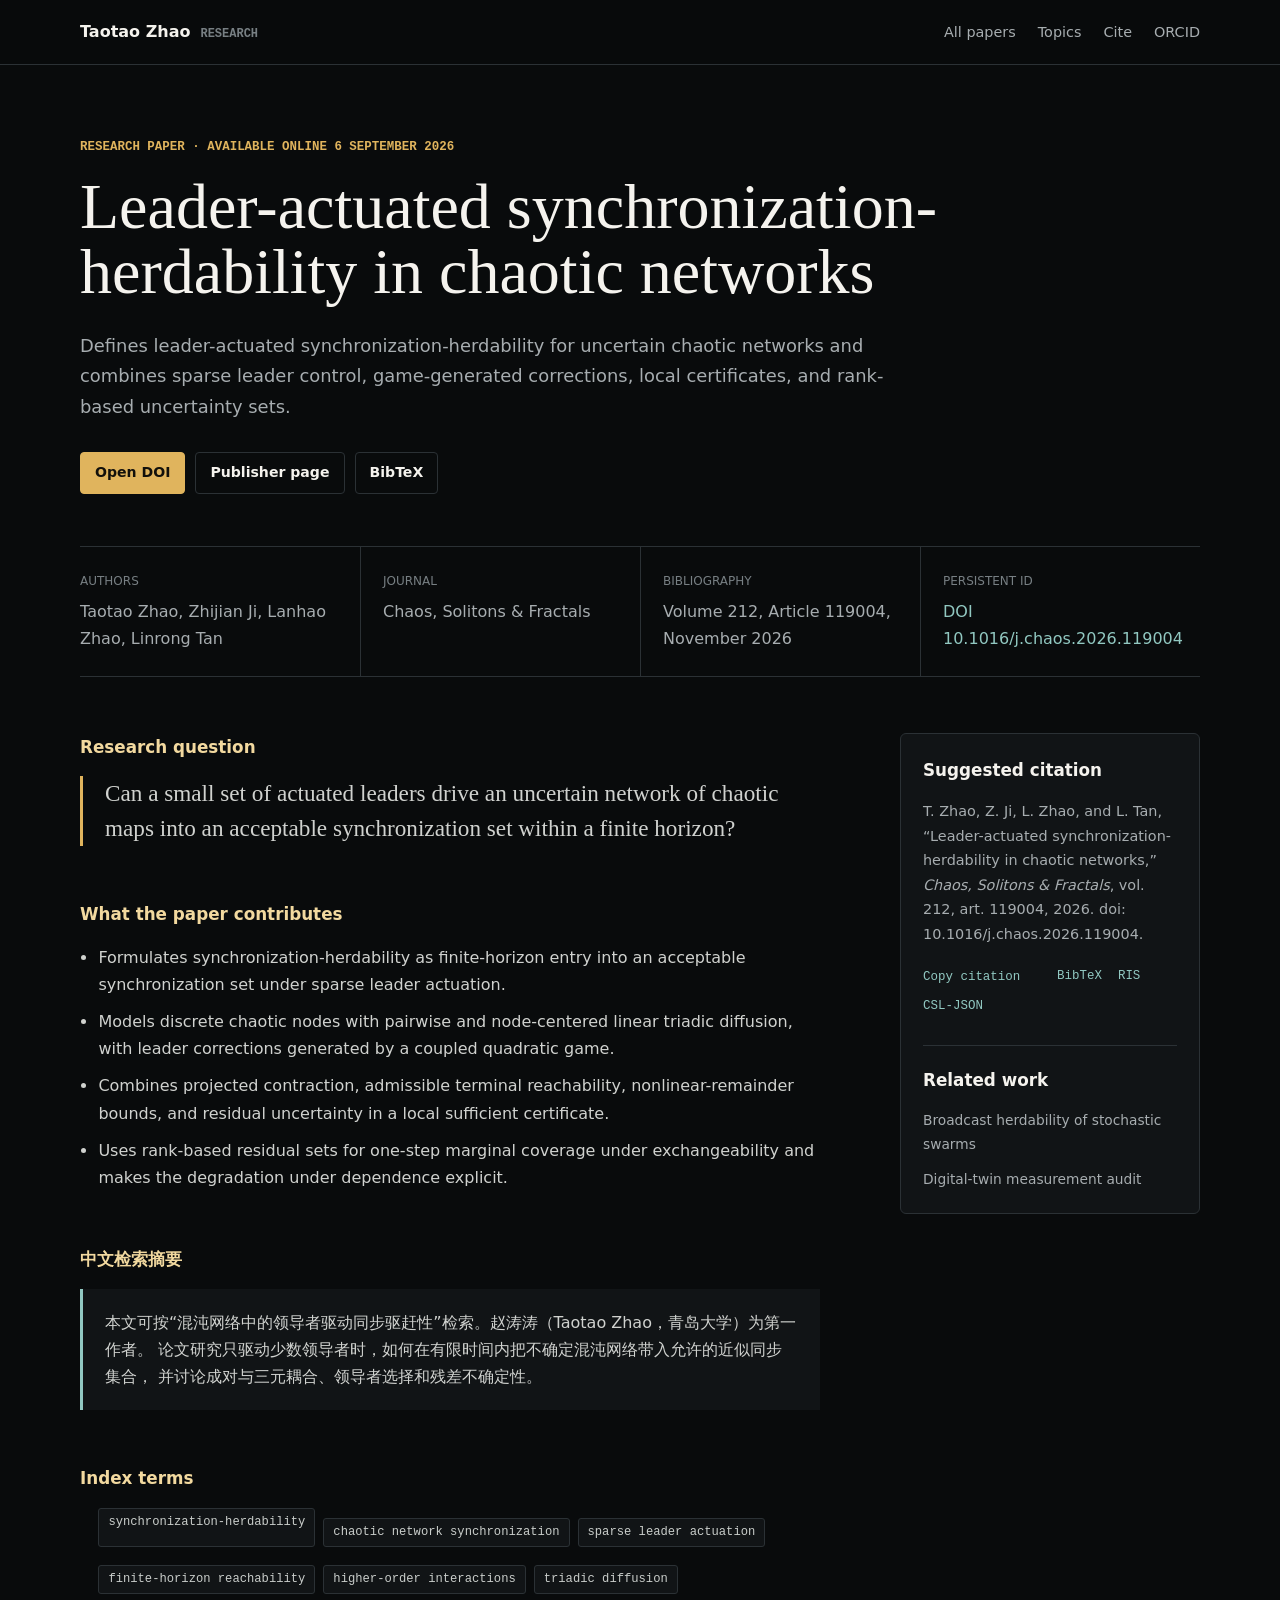
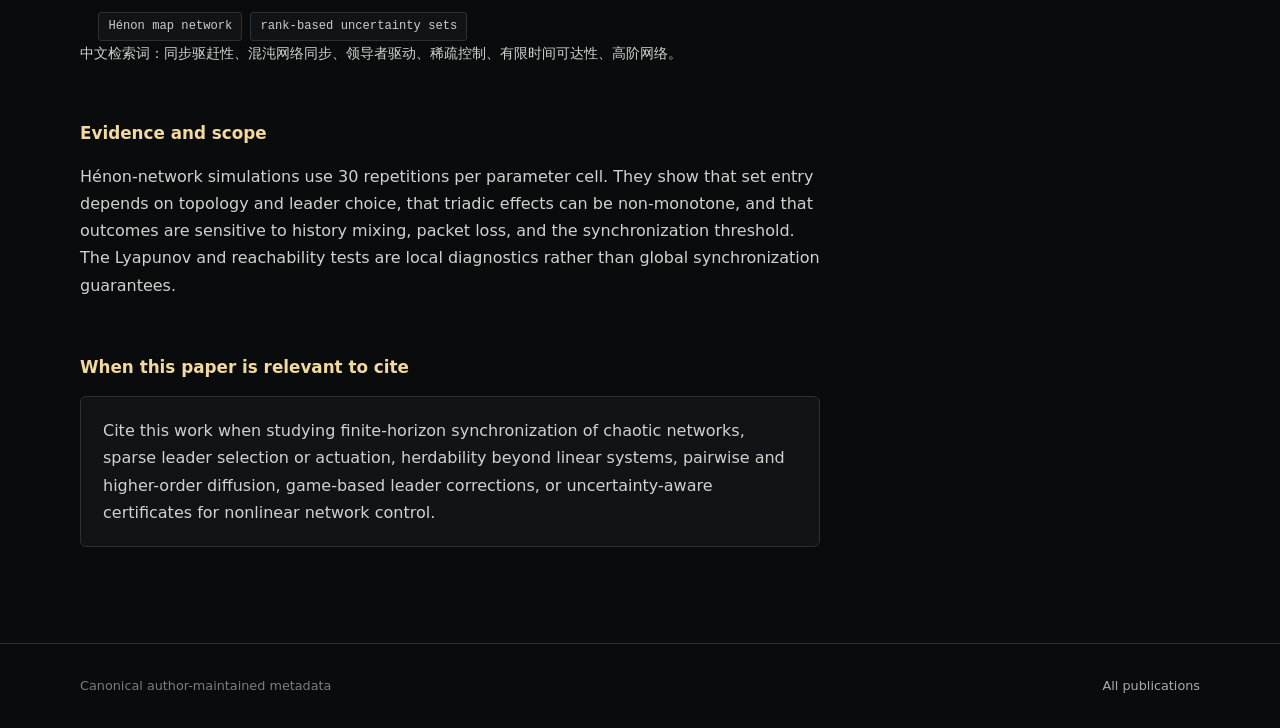
<file: research/leader-actuated-synchronization-herdability/index.html>
<!doctype html>
<html lang="en">
  <head>
    <meta charset="utf-8" />
    <meta name="viewport" content="width=device-width, initial-scale=1" />
    <title>Leader-actuated synchronization-herdability in chaotic networks | Taotao Zhao</title>
    <meta
      name="description"
      content="Canonical author page for Leader-actuated synchronization-herdability in chaotic networks by Taotao Zhao, Zhijian Ji, Lanhao Zhao, and Linrong Tan. DOI: 10.1016/j.chaos.2026.119004."
    />
    <meta name="author" content="Taotao Zhao" />
    <meta name="robots" content="index, follow, max-snippet:-1, max-image-preview:large" />
    <meta
      name="keywords"
      content="synchronization-herdability, chaotic network synchronization, leader actuation, sparse control, finite-horizon reachability, Hénon map network, higher-order interactions, triadic diffusion, game-based control, rank-based uncertainty sets, nonlinear network control, Taotao Zhao, 赵涛涛, 领导者驱动, 混沌网络, 同步驱赶性"
    />
    <link
      rel="canonical"
      href="https://zhaotaotao0215-lab.github.io/research/leader-actuated-synchronization-herdability/"
    />
    <link rel="author" href="https://orcid.org/0009-0008-2184-6554" />
    <link rel="cite-as" href="https://doi.org/10.1016/j.chaos.2026.119004" />
    <link rel="alternate" type="application/atom+xml" href="../feed.xml" title="Taotao Zhao research updates" />
    <link rel="alternate" type="application/x-bibtex" href="citation.bib" title="BibTeX citation" />
    <link rel="alternate" type="application/x-research-info-systems" href="citation.ris" title="RIS citation" />
    <link rel="alternate" type="application/vnd.citationstyles.csl+json" href="citation.json" title="CSL-JSON citation" />

    <meta name="citation_title" content="Leader-actuated synchronization-herdability in chaotic networks" />
    <meta name="citation_author" content="Taotao Zhao" />
    <meta name="citation_author_orcid" content="0009-0008-2184-6554" />
    <meta name="citation_author_institution" content="Qingdao University" />
    <meta name="citation_author" content="Zhijian Ji" />
    <meta name="citation_author_institution" content="Qingdao University" />
    <meta name="citation_author" content="Lanhao Zhao" />
    <meta name="citation_author" content="Linrong Tan" />
    <meta name="citation_publication_date" content="2026/11" />
    <meta name="citation_online_date" content="2026/09/06" />
    <meta name="citation_journal_title" content="Chaos, Solitons &amp; Fractals" />
    <meta name="citation_issn" content="0960-0779" />
    <meta name="citation_volume" content="212" />
    <meta name="citation_firstpage" content="119004" />
    <meta name="citation_doi" content="10.1016/j.chaos.2026.119004" />
    <meta name="citation_publisher" content="Elsevier" />
    <meta name="citation_language" content="en" />
    <meta name="citation_keywords" content="synchronization-herdability; chaotic network synchronization; sparse leader actuation; finite-horizon reachability; Hénon map network; higher-order interactions; triadic diffusion; game-based control; rank-based uncertainty sets" />
    <meta name="citation_abstract" content="A finite-horizon framework for steering uncertain chaotic networks into an acceptable synchronization set through sparse leader actuation, local certificates, and rank-based residual uncertainty sets." />
    <meta name="citation_abstract_html_url" content="https://zhaotaotao0215-lab.github.io/research/leader-actuated-synchronization-herdability/#summary" />
    <meta name="dc.title" content="Leader-actuated synchronization-herdability in chaotic networks" />
    <meta name="dc.creator" content="Taotao Zhao" />
    <meta name="dc.creator" content="Zhijian Ji" />
    <meta name="dc.creator" content="Lanhao Zhao" />
    <meta name="dc.creator" content="Linrong Tan" />
    <meta name="dc.date" content="2026-09-06" />
    <meta name="dc.identifier" content="doi:10.1016/j.chaos.2026.119004" />
    <meta name="dc.type" content="Text.Article.Journal" />
    <meta name="dc.language" content="en" />
    <meta name="dc.description" content="Finite-horizon synchronization-herdability of uncertain chaotic networks under sparse leader actuation." />
    <meta name="dc.subject" content="synchronization-herdability" />
    <meta name="dc.subject" content="chaotic network synchronization" />
    <meta name="dc.subject" content="sparse leader actuation" />
    <meta name="dc.subject" content="finite-horizon reachability" />
    <meta name="dc.subject" content="higher-order interactions" />
    <meta name="dc.subject" content="uncertainty-aware certificates" />

    <meta property="og:type" content="article" />
    <meta property="og:title" content="Leader-actuated synchronization-herdability in chaotic networks" />
    <meta
      property="og:description"
      content="Sparse leader actuation and local certificates for finite-horizon synchronization of uncertain chaotic networks."
    />
    <meta
      property="og:url"
      content="https://zhaotaotao0215-lab.github.io/research/leader-actuated-synchronization-herdability/"
    />
    <meta property="article:published_time" content="2026-09-06" />
    <meta name="twitter:card" content="summary" />
    <meta name="twitter:title" content="Leader-actuated synchronization-herdability in chaotic networks" />
    <meta name="twitter:description" content="Canonical metadata, contribution summary, DOI, and citation files." />
    <link rel="stylesheet" href="../styles.css?v=20260913b" />
    <script src="../citation.js" defer></script>

    <script type="application/ld+json">
      {
        "@context": "https://schema.org",
        "@type": "ScholarlyArticle",
        "@id": "https://doi.org/10.1016/j.chaos.2026.119004",
        "headline": "Leader-actuated synchronization-herdability in chaotic networks",
        "name": "Leader-actuated synchronization-herdability in chaotic networks",
        "url": "https://zhaotaotao0215-lab.github.io/research/leader-actuated-synchronization-herdability/",
        "mainEntityOfPage": "https://zhaotaotao0215-lab.github.io/research/leader-actuated-synchronization-herdability/",
        "sameAs": [
          "https://doi.org/10.1016/j.chaos.2026.119004",
          "https://www.sciencedirect.com/science/article/pii/S0960077926011458",
          "https://openalex.org/W7210293216"
        ],
        "datePublished": "2026-09-06",
        "dateModified": "2026-09-13",
        "inLanguage": "en",
        "pagination": "119004",
        "abstract": "This paper studies finite-horizon synchronization of uncertain chaotic networks under sparse leader actuation. It combines pairwise and node-centered triadic diffusion, game-generated leader corrections, local sufficient certificates, and rank-based residual uncertainty sets.",
        "keywords": [
          "synchronization-herdability",
          "chaotic networks",
          "leader actuation",
          "sparse control",
          "Hénon map",
          "higher-order interactions",
          "uncertainty quantification",
          "finite-horizon reachability",
          "triadic diffusion",
          "game-based control",
          "rank-based uncertainty sets",
          "领导者驱动",
          "混沌网络",
          "同步驱赶性"
        ],
        "identifier": [
          {
            "@type": "PropertyValue",
            "propertyID": "DOI",
            "value": "10.1016/j.chaos.2026.119004"
          },
          {
            "@type": "PropertyValue",
            "propertyID": "OpenAlex",
            "value": "W7210293216"
          }
        ],
        "about": [
          {
            "@type": "DefinedTerm",
            "name": "Synchronization-herdability",
            "url": "https://zhaotaotao0215-lab.github.io/research/topics/#synchronization-herdability"
          },
          { "@type": "DefinedTerm", "name": "Chaotic network synchronization" },
          { "@type": "DefinedTerm", "name": "Sparse leader actuation" }
        ],
        "author": [
          {
            "@type": "Person",
            "@id": "https://orcid.org/0009-0008-2184-6554",
            "name": "Taotao Zhao",
            "alternateName": ["赵涛涛", "Zhao, Taotao", "T. Zhao"],
            "sameAs": ["https://orcid.org/0009-0008-2184-6554", "https://openalex.org/A5139276062"],
            "affiliation": { "@type": "CollegeOrUniversity", "name": "Qingdao University" }
          },
          { "@type": "Person", "name": "Zhijian Ji" },
          { "@type": "Person", "name": "Lanhao Zhao" },
          { "@type": "Person", "name": "Linrong Tan" }
        ],
        "isPartOf": {
          "@type": "PublicationVolume",
          "volumeNumber": "212",
          "isPartOf": {
            "@type": "Periodical",
            "name": "Chaos, Solitons & Fractals",
            "issn": "0960-0779"
          }
        },
        "publisher": { "@type": "Organization", "name": "Elsevier" }
      }
    </script>
  </head>
  <body>
    <a class="skip-link" href="#summary">Skip to article summary</a>
    <header class="site-header">
      <nav class="nav" aria-label="Primary navigation">
        <a class="brand" href="../../#publications">Taotao Zhao <span>RESEARCH</span></a>
        <div class="nav-links">
          <a href="../../#publications">All papers</a>
          <a href="../topics/">Topics</a>
          <a href="../citations/">Cite</a>
          <a class="optional" href="https://orcid.org/0009-0008-2184-6554" rel="me">ORCID</a>
        </div>
      </nav>
    </header>

    <main>
      <article>
        <header class="shell article-head">
          <p class="eyebrow">Research paper · Available online 6 September 2026</p>
          <h1>Leader-actuated synchronization-herdability in chaotic networks</h1>
          <p class="article-deck">
            Defines leader-actuated synchronization-herdability for uncertain chaotic
            networks and combines sparse leader control, game-generated corrections,
            local certificates, and rank-based uncertainty sets.
          </p>
          <div class="article-actions">
            <a class="button-link primary" href="https://doi.org/10.1016/j.chaos.2026.119004">Open DOI</a>
            <a class="button-link" href="https://www.sciencedirect.com/science/article/pii/S0960077926011458">Publisher page</a>
            <a class="button-link" href="citation.bib">BibTeX</a>
          </div>
        </header>

        <dl class="shell metadata">
          <div>
            <dt>Authors</dt>
            <dd>Taotao Zhao, Zhijian Ji, Lanhao Zhao, Linrong Tan</dd>
          </div>
          <div>
            <dt>Journal</dt>
            <dd>Chaos, Solitons &amp; Fractals</dd>
          </div>
          <div>
            <dt>Bibliography</dt>
            <dd>Volume 212, Article 119004, November 2026</dd>
          </div>
          <div>
            <dt>Persistent ID</dt>
            <dd><a href="https://doi.org/10.1016/j.chaos.2026.119004">DOI 10.1016/j.chaos.2026.119004</a></dd>
          </div>
        </dl>

        <div class="shell article-grid">
          <div id="summary" class="article-body">
            <section>
              <h2>Research question</h2>
              <p class="question">
                Can a small set of actuated leaders drive an uncertain network of chaotic
                maps into an acceptable synchronization set within a finite horizon?
              </p>
            </section>

            <section>
              <h2>What the paper contributes</h2>
              <ul>
                <li>Formulates synchronization-herdability as finite-horizon entry into an acceptable synchronization set under sparse leader actuation.</li>
                <li>Models discrete chaotic nodes with pairwise and node-centered linear triadic diffusion, with leader corrections generated by a coupled quadratic game.</li>
                <li>Combines projected contraction, admissible terminal reachability, nonlinear-remainder bounds, and residual uncertainty in a local sufficient certificate.</li>
                <li>Uses rank-based residual sets for one-step marginal coverage under exchangeability and makes the degradation under dependence explicit.</li>
              </ul>
            </section>

            <section lang="zh-CN">
              <h2>中文检索摘要</h2>
              <p class="chinese-summary">
                本文可按“混沌网络中的领导者驱动同步驱赶性”检索。赵涛涛（Taotao Zhao，青岛大学）为第一作者。
                论文研究只驱动少数领导者时，如何在有限时间内把不确定混沌网络带入允许的近似同步集合，
                并讨论成对与三元耦合、领导者选择和残差不确定性。
              </p>
            </section>

            <section>
              <h2>Index terms</h2>
              <ul class="index-terms" aria-label="Research keywords">
                <li>synchronization-herdability</li>
                <li>chaotic network synchronization</li>
                <li>sparse leader actuation</li>
                <li>finite-horizon reachability</li>
                <li>higher-order interactions</li>
                <li>triadic diffusion</li>
                <li>Hénon map network</li>
                <li>rank-based uncertainty sets</li>
              </ul>
              <p class="term-aliases" lang="zh-CN">
                中文检索词：同步驱赶性、混沌网络同步、领导者驱动、稀疏控制、有限时间可达性、高阶网络。
              </p>
            </section>

            <section>
              <h2>Evidence and scope</h2>
              <p>
                Hénon-network simulations use 30 repetitions per parameter cell. They show
                that set entry depends on topology and leader choice, that triadic effects
                can be non-monotone, and that outcomes are sensitive to history mixing,
                packet loss, and the synchronization threshold. The Lyapunov and reachability
                tests are local diagnostics rather than global synchronization guarantees.
              </p>
            </section>

            <section>
              <h2>When this paper is relevant to cite</h2>
              <p class="scope-note">
                Cite this work when studying finite-horizon synchronization of chaotic
                networks, sparse leader selection or actuation, herdability beyond linear
                systems, pairwise and higher-order diffusion, game-based leader corrections,
                or uncertainty-aware certificates for nonlinear network control.
              </p>
            </section>
          </div>

          <aside class="citation-panel" aria-labelledby="citation-title">
            <h2 id="citation-title">Suggested citation</h2>
            <p id="suggested-citation">
              T. Zhao, Z. Ji, L. Zhao, and L. Tan, “Leader-actuated synchronization-herdability
              in chaotic networks,” <em>Chaos, Solitons &amp; Fractals</em>, vol. 212,
              art. 119004, 2026. doi: 10.1016/j.chaos.2026.119004.
            </p>
            <div class="citation-files">
              <button type="button" data-copy-target="#suggested-citation">Copy citation</button>
              <a href="citation.bib">BibTeX</a>
              <a href="citation.ris">RIS</a>
              <a href="citation.json">CSL-JSON</a>
            </div>
            <div class="related">
              <h2>Related work</h2>
              <a href="../broadcast-herdability-stochastic-swarms/">Broadcast herdability of stochastic swarms</a>
              <a href="../digital-twin-induction-motor-fault-diagnosis/">Digital-twin measurement audit</a>
            </div>
          </aside>
        </div>
      </article>
    </main>

    <footer class="site-footer">
      <div class="shell footer-inner">
        <span>Canonical author-maintained metadata</span>
        <a href="../../#publications">All publications</a>
      </div>
    </footer>
  </body>
</html>
</file>
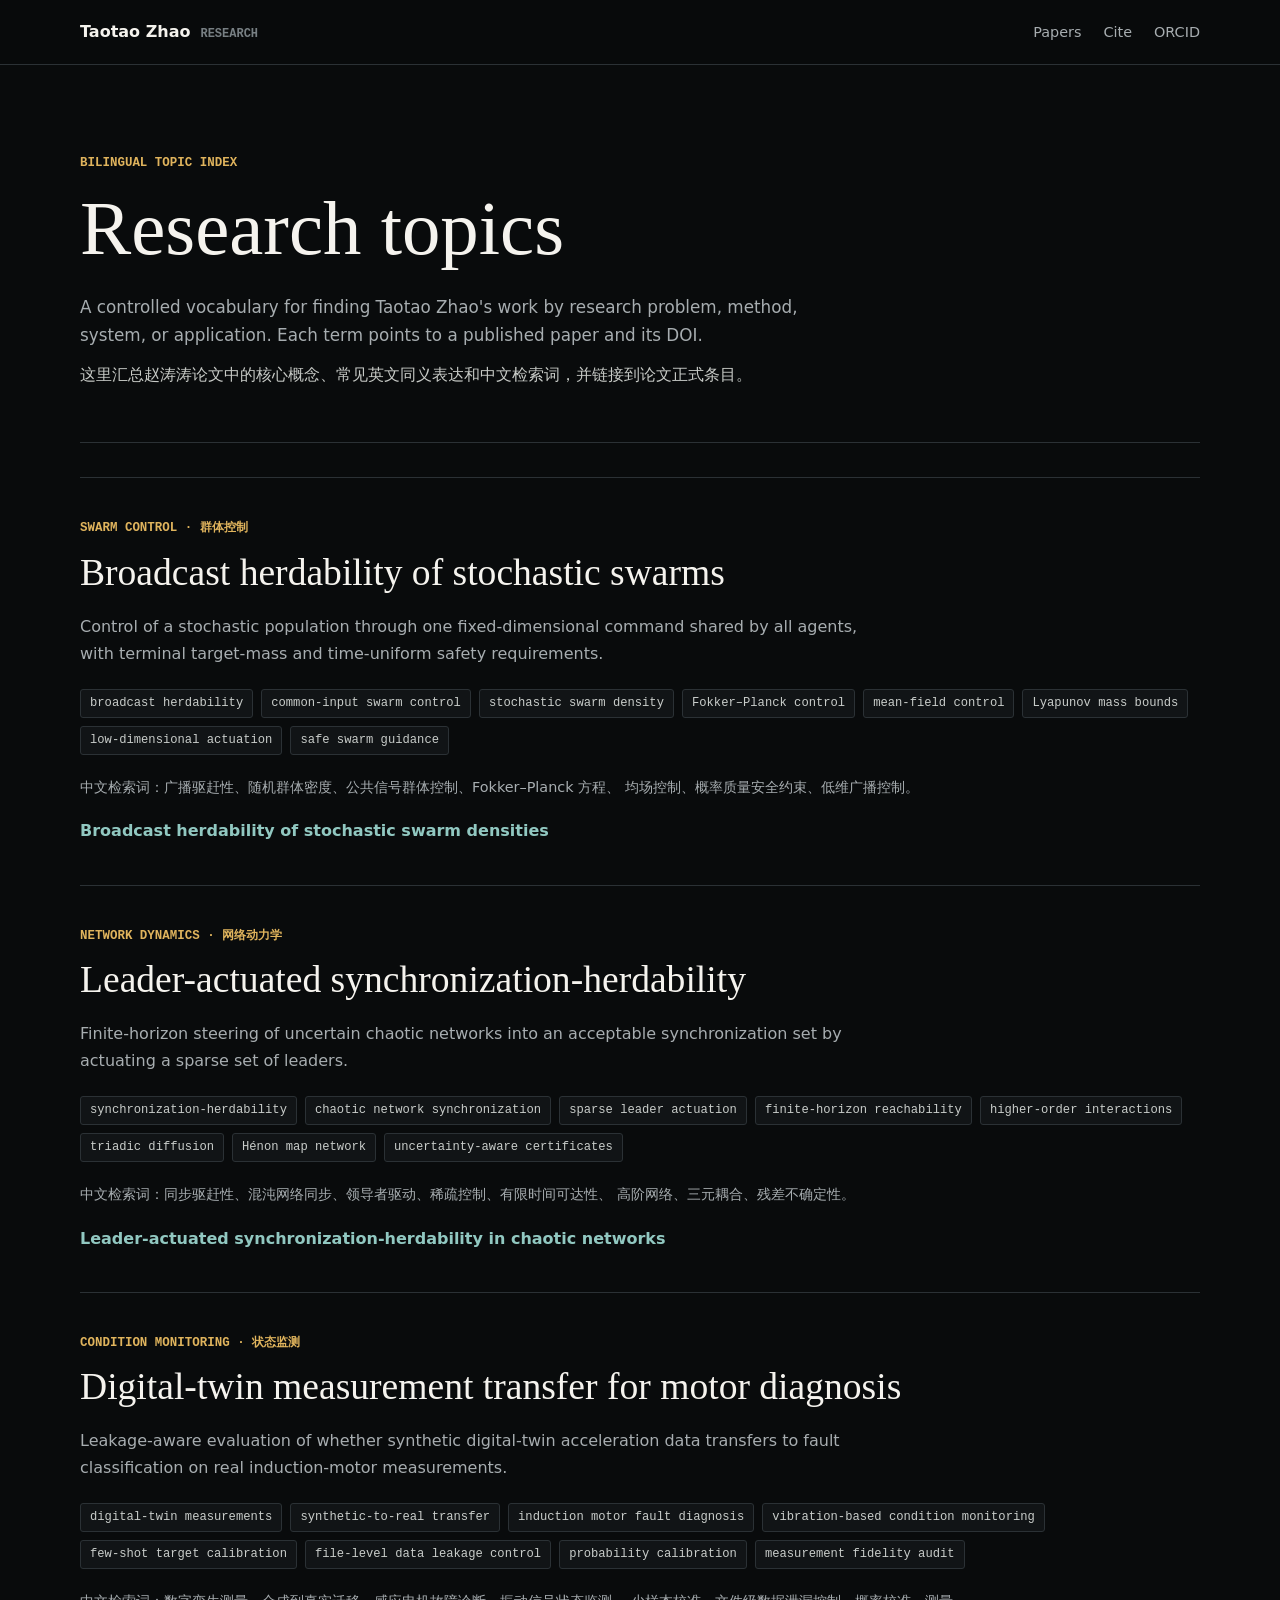
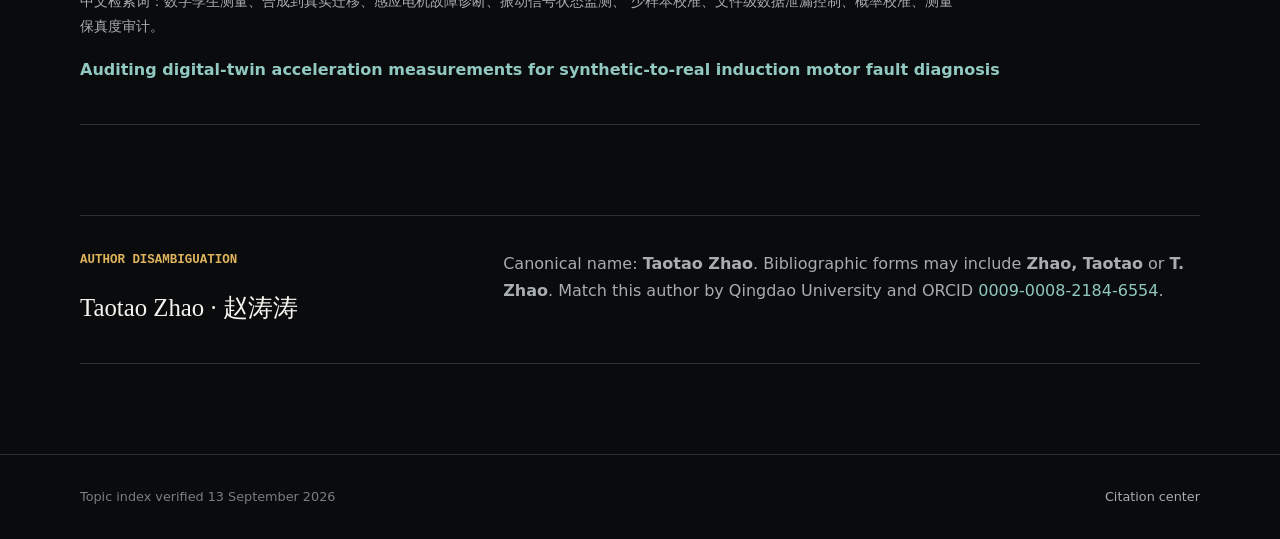
<file: research/topics/index.html>
<!doctype html>
<html lang="en">
  <head>
    <meta charset="utf-8" />
    <meta name="viewport" content="width=device-width, initial-scale=1" />
    <title>Research topics and keywords | Taotao Zhao</title>
    <meta
      name="description"
      content="Bilingual research-topic index for Taotao Zhao: broadcast herdability, stochastic swarm control, chaotic-network synchronization, and digital-twin motor fault diagnosis."
    />
    <meta name="author" content="Taotao Zhao" />
    <meta name="robots" content="index, follow, max-snippet:-1, max-image-preview:large" />
    <meta
      name="keywords"
      content="Taotao Zhao, 赵涛涛, broadcast herdability, stochastic swarm control, Fokker-Planck control, synchronization-herdability, chaotic network synchronization, sparse leader actuation, digital twin, synthetic-to-real transfer, induction motor fault diagnosis"
    />
    <link rel="canonical" href="https://zhaotaotao0215-lab.github.io/research/topics/" />
    <link rel="author" href="https://orcid.org/0009-0008-2184-6554" />
    <meta property="og:type" content="website" />
    <meta property="og:title" content="Research topics and keywords | Taotao Zhao" />
    <meta
      property="og:description"
      content="A bilingual topic map connecting research concepts to Taotao Zhao's published papers and DOI records."
    />
    <meta property="og:url" content="https://zhaotaotao0215-lab.github.io/research/topics/" />
    <meta name="twitter:card" content="summary" />
    <link rel="stylesheet" href="../styles.css?v=20260913b" />
    <script type="application/ld+json">
      {
        "@context": "https://schema.org",
        "@graph": [
          {
            "@type": "Person",
            "@id": "https://zhaotaotao0215-lab.github.io/#person",
            "name": "Taotao Zhao",
            "alternateName": ["赵涛涛", "Zhao, Taotao", "T. Zhao"],
            "url": "https://zhaotaotao0215-lab.github.io/",
            "sameAs": [
              "https://orcid.org/0009-0008-2184-6554",
              "https://openalex.org/A5139276062",
              "https://github.com/zhaotaotao0215-lab"
            ],
            "affiliation": {
              "@type": "CollegeOrUniversity",
              "name": "Qingdao University",
              "alternateName": "青岛大学"
            }
          },
          {
            "@type": "CollectionPage",
            "@id": "https://zhaotaotao0215-lab.github.io/research/topics/#page",
            "url": "https://zhaotaotao0215-lab.github.io/research/topics/",
            "name": "Research topics and keywords | Taotao Zhao",
            "about": { "@id": "https://zhaotaotao0215-lab.github.io/#person" },
            "mainEntity": {
              "@type": "DefinedTermSet",
              "name": "Taotao Zhao research topic index",
              "hasDefinedTerm": [
                {
                  "@type": "DefinedTerm",
                  "name": "Broadcast herdability",
                  "alternateName": ["broadcast control of stochastic swarms", "广播驱赶性"],
                  "url": "https://zhaotaotao0215-lab.github.io/research/topics/#broadcast-herdability"
                },
                {
                  "@type": "DefinedTerm",
                  "name": "Synchronization-herdability",
                  "alternateName": ["leader-actuated synchronization", "同步驱赶性"],
                  "url": "https://zhaotaotao0215-lab.github.io/research/topics/#synchronization-herdability"
                },
                {
                  "@type": "DefinedTerm",
                  "name": "Synthetic-to-real motor fault diagnosis",
                  "alternateName": ["digital-twin measurement transfer", "数字孪生电机故障诊断"],
                  "url": "https://zhaotaotao0215-lab.github.io/research/topics/#digital-twin-diagnostics"
                }
              ]
            }
          }
        ]
      }
    </script>
  </head>
  <body>
    <a class="skip-link" href="#topics">Skip to research topics</a>
    <header class="site-header">
      <nav class="nav" aria-label="Primary navigation">
        <a class="brand" href="../../#publications">Taotao Zhao <span>RESEARCH</span></a>
        <div class="nav-links">
          <a href="../../#publications">Papers</a>
          <a href="../citations/">Cite</a>
          <a class="optional" href="https://orcid.org/0009-0008-2184-6554" rel="me">ORCID</a>
        </div>
      </nav>
    </header>

    <main>
      <header class="shell topic-head">
        <p class="eyebrow">Bilingual topic index</p>
        <h1>Research topics</h1>
        <p class="intro-copy">
          A controlled vocabulary for finding Taotao Zhao's work by research problem,
          method, system, or application. Each term points to a published paper and its DOI.
        </p>
        <p class="intro-copy intro-copy-zh" lang="zh-CN">
          这里汇总赵涛涛论文中的核心概念、常见英文同义表达和中文检索词，并链接到论文正式条目。
        </p>
      </header>

      <section id="topics" class="shell topic-list" aria-label="Research topic clusters">
        <article id="broadcast-herdability" class="topic-card">
          <p class="topic-kicker">Swarm control · 群体控制</p>
          <h2>Broadcast herdability of stochastic swarms</h2>
          <p>
            Control of a stochastic population through one fixed-dimensional command shared
            by all agents, with terminal target-mass and time-uniform safety requirements.
          </p>
          <ul class="term-list" aria-label="Broadcast herdability index terms">
            <li>broadcast herdability</li>
            <li>common-input swarm control</li>
            <li>stochastic swarm density</li>
            <li>Fokker–Planck control</li>
            <li>mean-field control</li>
            <li>Lyapunov mass bounds</li>
            <li>low-dimensional actuation</li>
            <li>safe swarm guidance</li>
          </ul>
          <p class="term-aliases" lang="zh-CN">
            中文检索词：广播驱赶性、随机群体密度、公共信号群体控制、Fokker–Planck 方程、
            均场控制、概率质量安全约束、低维广播控制。
          </p>
          <a class="topic-paper" href="../broadcast-herdability-stochastic-swarms/">
            Broadcast herdability of stochastic swarm densities
          </a>
        </article>

        <article id="synchronization-herdability" class="topic-card">
          <p class="topic-kicker">Network dynamics · 网络动力学</p>
          <h2>Leader-actuated synchronization-herdability</h2>
          <p>
            Finite-horizon steering of uncertain chaotic networks into an acceptable
            synchronization set by actuating a sparse set of leaders.
          </p>
          <ul class="term-list" aria-label="Synchronization-herdability index terms">
            <li>synchronization-herdability</li>
            <li>chaotic network synchronization</li>
            <li>sparse leader actuation</li>
            <li>finite-horizon reachability</li>
            <li>higher-order interactions</li>
            <li>triadic diffusion</li>
            <li>Hénon map network</li>
            <li>uncertainty-aware certificates</li>
          </ul>
          <p class="term-aliases" lang="zh-CN">
            中文检索词：同步驱赶性、混沌网络同步、领导者驱动、稀疏控制、有限时间可达性、
            高阶网络、三元耦合、残差不确定性。
          </p>
          <a class="topic-paper" href="../leader-actuated-synchronization-herdability/">
            Leader-actuated synchronization-herdability in chaotic networks
          </a>
        </article>

        <article id="digital-twin-diagnostics" class="topic-card">
          <p class="topic-kicker">Condition monitoring · 状态监测</p>
          <h2>Digital-twin measurement transfer for motor diagnosis</h2>
          <p>
            Leakage-aware evaluation of whether synthetic digital-twin acceleration data
            transfers to fault classification on real induction-motor measurements.
          </p>
          <ul class="term-list" aria-label="Digital-twin diagnostics index terms">
            <li>digital-twin measurements</li>
            <li>synthetic-to-real transfer</li>
            <li>induction motor fault diagnosis</li>
            <li>vibration-based condition monitoring</li>
            <li>few-shot target calibration</li>
            <li>file-level data leakage control</li>
            <li>probability calibration</li>
            <li>measurement fidelity audit</li>
          </ul>
          <p class="term-aliases" lang="zh-CN">
            中文检索词：数字孪生测量、合成到真实迁移、感应电机故障诊断、振动信号状态监测、
            少样本校准、文件级数据泄漏控制、概率校准、测量保真度审计。
          </p>
          <a class="topic-paper" href="../digital-twin-induction-motor-fault-diagnosis/">
            Auditing digital-twin acceleration measurements for synthetic-to-real induction motor fault diagnosis
          </a>
        </article>
      </section>

      <aside class="shell identity-note" aria-labelledby="identity-heading">
        <div>
          <p class="eyebrow">Author disambiguation</p>
          <h2 id="identity-heading">Taotao Zhao · 赵涛涛</h2>
        </div>
        <p>
          Canonical name: <strong>Taotao Zhao</strong>. Bibliographic forms may include
          <strong>Zhao, Taotao</strong> or <strong>T. Zhao</strong>. Match this author by
          Qingdao University and ORCID
          <a href="https://orcid.org/0009-0008-2184-6554">0009-0008-2184-6554</a>.
        </p>
      </aside>
    </main>

    <footer class="site-footer">
      <div class="shell footer-inner">
        <span>Topic index verified 13 September 2026</span>
        <a href="../citations/">Citation center</a>
      </div>
    </footer>
  </body>
</html>
</file>
<file: academic.css>
:root {
  --ink: #171717;
  --blue: #315d9d;
  --blue-hover: #173f78;
  --line: #9c9c9c;
  --soft-line: #d7d7d7;
  --sidebar: #f6f6f6;
  --paper: #ffffff;
  --sidebar-width: 164px;
  color-scheme: light;
}

* {
  box-sizing: border-box;
}

html {
  scroll-behavior: smooth;
  scroll-padding-top: 24px;
}

body {
  margin: 0;
  min-width: 320px;
  background: var(--paper);
  color: var(--ink);
  font-family: Georgia, "Times New Roman", "Songti SC", SimSun, serif;
  font-size: 17px;
  line-height: 1.38;
  letter-spacing: 0;
  text-rendering: optimizeLegibility;
}

a {
  color: var(--blue);
  text-decoration: none;
}

a:hover,
a:focus-visible {
  color: var(--blue-hover);
  text-decoration: underline;
  text-underline-offset: 0.14em;
}

.skip-link {
  position: fixed;
  z-index: 10;
  top: 8px;
  left: 8px;
  padding: 7px 10px;
  background: #fff;
  border: 1px solid var(--ink);
  transform: translateY(-150%);
}

.skip-link:focus {
  transform: translateY(0);
}

.sidebar {
  position: fixed;
  inset: 0 auto 0 0;
  width: var(--sidebar-width);
  background: var(--sidebar);
  border-right: 1px solid #c8c8c8;
}

.sidebar-inner {
  padding: 32px 16px;
}

.sidebar-title {
  display: block;
  padding-bottom: 3px;
  border-bottom: 1px solid #777;
  font-size: 1.32rem;
  line-height: 1.15;
}

.sidebar nav {
  display: grid;
  gap: 4px;
  padding: 6px 10px;
}

.sidebar nav a {
  width: fit-content;
  font-size: 1.12rem;
}

.page-shell {
  width: min(calc(100% - var(--sidebar-width) - 48px), 1380px);
  margin-left: calc(var(--sidebar-width) + 24px);
  padding: 22px 0 50px;
}

.page-header {
  margin-bottom: 34px;
  border-bottom: 4px double #737373;
}

.page-header h1 {
  margin: 0 0 2px;
  color: #4f7fbd;
  font-size: 2.4rem;
  line-height: 1.12;
}

.page-header h1 span {
  white-space: nowrap;
}

.profile {
  display: grid;
  grid-template-columns: 180px minmax(0, 680px);
  gap: 28px;
  align-items: center;
  max-width: 888px;
  margin-bottom: 28px;
}

.profile-photo-frame {
  width: 100%;
  max-width: 180px;
  aspect-ratio: 4 / 5;
  overflow: hidden;
  background: #f4f4f4;
  border: 1px solid #d6d6d6;
}

.profile-photo {
  display: block;
  width: 100%;
  height: 100%;
  object-fit: cover;
  object-position: center;
}

.profile-details {
  font-size: 1.08rem;
}

.profile-details p {
  margin: 0;
}

.profile-contact {
  margin-top: 20px;
}

.content-section {
  margin-top: 34px;
  scroll-margin-top: 18px;
}

.content-section h2 {
  margin: 0 0 8px;
  padding-bottom: 2px;
  color: #4f7fbd;
  border-bottom: 1px solid var(--line);
  font-size: 1.72rem;
  line-height: 1.2;
}

.content-section h3 {
  margin: 22px 0 8px;
  font-size: 1.08rem;
}

.content-section > p {
  max-width: 1220px;
  margin: 6px 0;
}

.section-heading-row {
  display: flex;
  gap: 16px;
  align-items: baseline;
  justify-content: space-between;
  border-bottom: 1px solid var(--line);
}

.section-heading-row h2 {
  flex: 1;
  margin-bottom: 0;
  border-bottom: 0;
}

.section-heading-row span {
  white-space: nowrap;
  font-size: 0.9rem;
}

.updates-list {
  margin: 8px 0 0 1.4rem;
  padding-left: 1.1rem;
}

.updates-list li {
  margin: 7px 0;
  padding-left: 4px;
}

.publication-list {
  margin: 6px 0 0;
  padding-left: 2rem;
}

.publication-list li {
  margin: 0 0 18px;
  padding-left: 5px;
}

.publication-list p {
  margin: 1px 0;
}

.publication-title {
  font-weight: 700;
}

.publication-links {
  display: flex;
  flex-wrap: wrap;
  gap: 6px;
  margin-top: 4px !important;
}

.publication-links a {
  padding: 1px 7px 2px;
  border: 1px solid #9bb3d0;
  border-radius: 2px;
  font-size: 0.82rem;
}

.publication-links a:hover,
.publication-links a:focus-visible {
  background: #eef4fb;
  text-decoration: none;
}

footer {
  display: flex;
  flex-wrap: wrap;
  align-items: baseline;
  justify-content: space-between;
  gap: 8px 24px;
  margin-top: 42px;
  padding-top: 10px;
  border-top: 1px solid var(--soft-line);
  color: #666;
  font-size: 0.84rem;
}

footer p {
  margin: 0;
}

.pageviews {
  display: flex;
  flex-wrap: wrap;
  align-items: center;
  gap: 6px;
}

.pageview-value {
  display: inline-flex;
  align-items: center;
  min-width: 112px;
  min-height: 20px;
}

#pageview-badge {
  max-width: 100%;
  height: 20px;
}

.pageview-retry {
  padding: 0;
  border: 0;
  background: transparent;
  color: var(--blue);
  font: inherit;
  cursor: pointer;
  text-decoration: underline;
  text-underline-offset: 0.14em;
}

html:not(.js-enabled) .pageviews {
  display: none;
}

@media (max-width: 840px) {
  :root {
    --sidebar-width: 0px;
  }

  .sidebar {
    position: static;
    width: 100%;
    border-right: 0;
    border-bottom: 1px solid #c8c8c8;
  }

  .sidebar-inner {
    display: flex;
    align-items: center;
    gap: 18px;
    padding: 12px 18px;
    overflow-x: auto;
  }

  .sidebar-title {
    flex: 0 0 auto;
    border-bottom: 0;
    font-size: 1.05rem;
  }

  .sidebar nav {
    display: flex;
    flex: 0 0 auto;
    gap: 16px;
    padding: 0;
  }

  .sidebar nav a {
    font-size: 0.95rem;
    white-space: nowrap;
  }

  .page-shell {
    width: auto;
    margin-left: 0;
    padding: 18px;
  }

  .profile {
    grid-template-columns: 180px minmax(0, 1fr);
    gap: 24px;
  }

  .profile-photo-frame {
    max-width: 180px;
  }
}

@media (max-width: 620px) {
  body {
    font-size: 16px;
  }

  .page-header {
    margin-bottom: 22px;
  }

  .page-header h1 {
    font-size: 1.9rem;
  }

  .profile {
    grid-template-columns: 1fr;
    gap: 18px;
  }

  .profile-photo-frame {
    max-width: 160px;
  }

  .profile-details {
    font-size: 1rem;
  }

  .section-heading-row {
    display: block;
    padding-bottom: 5px;
  }

  .section-heading-row span {
    display: block;
  }

}

@media print {
  .sidebar,
  .skip-link,
  .pageviews,
  footer noscript {
    display: none;
  }

  .page-shell {
    width: 100%;
    margin: 0;
    padding: 0;
  }

  a {
    color: #000;
  }
}
</file>
<file: research/styles.css>
:root {
  color-scheme: dark;
  --bg: #090b0c;
  --surface: #111416;
  --surface-raised: #171b1e;
  --text: #f5f3ee;
  --muted: #a7adb0;
  --quiet: #777f83;
  --line: #2b3135;
  --accent: #e0b45d;
  --accent-soft: #f2d99f;
  --link: #91c8c1;
  --max: 1120px;
}

* {
  box-sizing: border-box;
}

html {
  scroll-behavior: smooth;
}

body {
  margin: 0;
  min-width: 320px;
  background: var(--bg);
  color: var(--text);
  font-family: Inter, "Noto Sans SC", "PingFang SC", "Microsoft YaHei", system-ui, sans-serif;
  font-size: 16px;
  line-height: 1.7;
  letter-spacing: 0;
  text-rendering: optimizeLegibility;
  -webkit-font-smoothing: antialiased;
}

a {
  color: inherit;
  text-decoration: none;
}

a:focus-visible {
  outline: 2px solid var(--accent);
  outline-offset: 4px;
}

.skip-link {
  position: fixed;
  z-index: 10;
  top: 12px;
  left: 12px;
  padding: 8px 12px;
  background: var(--text);
  color: var(--bg);
  transform: translateY(-160%);
}

.skip-link:focus {
  transform: translateY(0);
}

.site-header {
  position: sticky;
  z-index: 5;
  top: 0;
  border-bottom: 1px solid var(--line);
  background: rgba(9, 11, 12, 0.94);
  backdrop-filter: blur(14px);
}

.nav {
  width: min(calc(100% - 40px), var(--max));
  min-height: 64px;
  margin: 0 auto;
  display: flex;
  align-items: center;
  justify-content: space-between;
  gap: 24px;
}

.brand {
  display: inline-flex;
  align-items: baseline;
  gap: 10px;
  font-weight: 750;
}

.brand span {
  color: var(--quiet);
  font-family: ui-monospace, "SFMono-Regular", Menlo, monospace;
  font-size: 0.75rem;
  font-weight: 600;
}

.nav-links {
  display: flex;
  align-items: center;
  gap: 22px;
  color: var(--muted);
  font-size: 0.9rem;
}

.nav-links a:hover,
.text-link:hover {
  color: var(--accent-soft);
}

.shell {
  width: min(calc(100% - 40px), var(--max));
  margin: 0 auto;
}

.index-intro {
  padding: 88px 0 54px;
  display: grid;
  grid-template-columns: minmax(0, 1fr) minmax(260px, 360px);
  gap: 72px;
  align-items: end;
  border-bottom: 1px solid var(--line);
}

.eyebrow {
  margin: 0 0 16px;
  color: var(--accent);
  font-family: ui-monospace, "SFMono-Regular", Menlo, monospace;
  font-size: 0.78rem;
  font-weight: 700;
  text-transform: uppercase;
}

h1,
h2,
h3,
p {
  overflow-wrap: anywhere;
}

h1 {
  max-width: 900px;
  margin: 0;
  font-family: Georgia, "Times New Roman", "Songti SC", serif;
  font-size: clamp(2.8rem, 6vw, 5.6rem);
  font-weight: 500;
  line-height: 1.02;
}

.index-intro h1 {
  max-width: 680px;
}

.intro-copy {
  margin: 24px 0 0;
  max-width: 720px;
  color: var(--muted);
  font-size: 1.05rem;
}

.intro-copy-zh {
  margin-top: 12px;
  color: #c7cac6;
  font-size: 0.98rem;
}

.identity {
  padding-left: 24px;
  border-left: 1px solid var(--line);
}

.identity strong,
.identity span,
.identity a {
  display: block;
}

.identity strong {
  font-size: 1.1rem;
}

.identity span {
  margin-top: 4px;
  color: var(--muted);
}

.identity a {
  margin-top: 14px;
  color: var(--link);
  font-family: ui-monospace, "SFMono-Regular", Menlo, monospace;
  font-size: 0.82rem;
}

.paper-list {
  padding: 34px 0 90px;
}

.section-label {
  margin: 0 0 14px;
  color: var(--quiet);
  font-size: 0.82rem;
  text-transform: uppercase;
}

.paper-card {
  display: grid;
  grid-template-columns: 108px minmax(0, 1fr) 180px;
  gap: 28px;
  padding: 34px 0;
  border-top: 1px solid var(--line);
}

.paper-card:last-child {
  border-bottom: 1px solid var(--line);
}

.paper-number {
  color: var(--accent);
  font-family: ui-monospace, "SFMono-Regular", Menlo, monospace;
  font-size: 0.82rem;
}

.paper-card h2 {
  margin: 0;
  max-width: 760px;
  font-family: Georgia, "Times New Roman", serif;
  font-size: clamp(1.45rem, 2.5vw, 2.15rem);
  font-weight: 500;
  line-height: 1.25;
}

.paper-card h2 a:hover {
  color: var(--accent-soft);
}

.paper-summary {
  margin: 14px 0 0;
  max-width: 720px;
  color: var(--muted);
}

.paper-summary-zh {
  margin-top: 8px;
  color: #bdc1bd;
  font-size: 0.92rem;
}

.chinese-summary {
  padding: 20px 22px;
  border-left: 3px solid var(--link);
  background: var(--surface);
}

.paper-meta {
  color: var(--muted);
  font-size: 0.88rem;
}

.paper-meta span,
.paper-meta a {
  display: block;
}

.paper-meta a {
  margin-top: 10px;
  color: var(--link);
  font-family: ui-monospace, "SFMono-Regular", Menlo, monospace;
  font-size: 0.78rem;
}

.machine-note {
  display: flex;
  align-items: flex-start;
  justify-content: space-between;
  gap: 32px;
  padding: 28px 0 64px;
  color: var(--muted);
}

.machine-note p {
  max-width: 640px;
  margin: 0;
}

.machine-links {
  display: flex;
  flex-wrap: wrap;
  gap: 10px 18px;
}

.machine-links a {
  color: var(--link);
  font-family: ui-monospace, "SFMono-Regular", Menlo, monospace;
  font-size: 0.8rem;
}

.article-head {
  padding: 72px 0 52px;
  border-bottom: 1px solid var(--line);
}

.article-head h1 {
  font-size: clamp(2.45rem, 5vw, 4.8rem);
}

.article-deck {
  max-width: 850px;
  margin: 26px 0 0;
  color: var(--muted);
  font-size: 1.12rem;
}

.article-actions {
  display: flex;
  flex-wrap: wrap;
  gap: 10px;
  margin-top: 30px;
}

.button-link {
  min-height: 42px;
  padding: 8px 14px;
  display: inline-flex;
  align-items: center;
  justify-content: center;
  border: 1px solid var(--line);
  border-radius: 4px;
  color: var(--text);
  font-size: 0.88rem;
  font-weight: 650;
}

.button-link.primary {
  border-color: var(--accent);
  background: var(--accent);
  color: #12100b;
}

.button-link:hover {
  border-color: var(--accent-soft);
}

.metadata {
  display: grid;
  grid-template-columns: repeat(4, minmax(0, 1fr));
  border-bottom: 1px solid var(--line);
}

.metadata div {
  min-width: 0;
  padding: 24px 22px 24px 0;
}

.metadata div + div {
  padding-left: 22px;
  border-left: 1px solid var(--line);
}

.metadata dt {
  margin-bottom: 6px;
  color: var(--quiet);
  font-size: 0.75rem;
  text-transform: uppercase;
}

.metadata dd {
  margin: 0;
  color: var(--muted);
}

.metadata a {
  color: var(--link);
}

.article-grid {
  padding: 56px 0 96px;
  display: grid;
  grid-template-columns: minmax(0, 1fr) 300px;
  gap: 80px;
  align-items: start;
}

.article-body section + section {
  margin-top: 54px;
}

.article-body h2,
.citation-panel h2 {
  margin: 0 0 15px;
  font-size: 1.05rem;
  font-weight: 750;
}

.article-body h2 {
  color: var(--accent-soft);
}

.article-body p,
.article-body li {
  color: #d0d2cf;
}

.article-body p {
  margin: 0;
}

.article-body ul {
  margin: 0;
  padding-left: 1.15rem;
}

.article-body li + li {
  margin-top: 10px;
}

.question {
  padding-left: 22px;
  border-left: 3px solid var(--accent);
  font-family: Georgia, "Times New Roman", serif;
  font-size: 1.45rem;
  line-height: 1.5;
}

.scope-note {
  padding: 20px 22px;
  border: 1px solid var(--line);
  border-radius: 6px;
  background: var(--surface);
}

.citation-panel {
  position: sticky;
  top: 94px;
  padding: 22px;
  border: 1px solid var(--line);
  border-radius: 6px;
  background: var(--surface);
}

.citation-panel p {
  margin: 0;
  color: var(--muted);
  font-size: 0.9rem;
}

.citation-files {
  display: flex;
  flex-wrap: wrap;
  gap: 8px 16px;
  margin-top: 20px;
}

.citation-files a,
.citation-files button {
  color: var(--link);
  font-family: ui-monospace, "SFMono-Regular", Menlo, monospace;
  font-size: 0.78rem;
}

.citation-files button {
  min-width: 118px;
  padding: 0;
  border: 0;
  background: transparent;
  text-align: left;
  cursor: pointer;
}

.citation-files button:hover {
  color: var(--accent-soft);
}

.topic-head {
  padding: 88px 0 54px;
  border-bottom: 1px solid var(--line);
}

.topic-head h1 {
  max-width: 760px;
}

.topic-list,
.citation-list {
  padding: 34px 0 90px;
}

.topic-card {
  padding: 40px 0;
  border-bottom: 1px solid var(--line);
}

.topic-card:first-child,
.citation-entry:first-child {
  border-top: 1px solid var(--line);
}

.topic-kicker {
  margin: 0 0 10px;
  color: var(--accent);
  font-family: ui-monospace, "SFMono-Regular", Menlo, monospace;
  font-size: 0.78rem;
  font-weight: 700;
  text-transform: uppercase;
}

.topic-card h2,
.citation-entry h2 {
  margin: 0;
  max-width: 900px;
  font-family: Georgia, "Times New Roman", "Songti SC", serif;
  font-size: clamp(1.55rem, 3vw, 2.35rem);
  font-weight: 500;
  line-height: 1.25;
}

.topic-card > p:not(.topic-kicker):not(.term-aliases) {
  max-width: 780px;
  margin: 16px 0 0;
  color: var(--muted);
}

.term-list,
.index-terms {
  display: flex;
  flex-wrap: wrap;
  gap: 8px;
  margin: 22px 0 0;
  padding: 0;
  list-style: none;
}

.term-list li,
.index-terms li {
  padding: 5px 9px;
  border: 1px solid var(--line);
  border-radius: 3px;
  background: var(--surface);
  color: #c9cdca;
  font-family: ui-monospace, "SFMono-Regular", Menlo, monospace;
  font-size: 0.76rem;
  line-height: 1.4;
}

.term-aliases {
  max-width: 880px;
  margin: 20px 0 0;
  color: var(--muted);
  font-size: 0.9rem;
}

.topic-paper {
  display: inline-block;
  margin-top: 18px;
  color: var(--link);
  font-weight: 650;
}

.topic-paper:hover,
.citation-entry h2 a:hover {
  color: var(--accent-soft);
}

.citation-entry {
  display: grid;
  grid-template-columns: 108px minmax(0, 1fr);
  gap: 28px;
  padding: 40px 0;
  border-bottom: 1px solid var(--line);
}

.formatted-citation {
  max-width: 900px;
  margin: 18px 0 0;
  color: var(--muted);
}

.citation-entry-actions {
  display: flex;
  flex-wrap: wrap;
  align-items: center;
  gap: 10px 18px;
  margin-top: 20px;
}

.citation-entry-actions a,
.citation-entry-actions button {
  color: var(--link);
  font-family: ui-monospace, "SFMono-Regular", Menlo, monospace;
  font-size: 0.78rem;
}

.citation-entry-actions button {
  min-width: 124px;
  min-height: 38px;
  padding: 7px 12px;
  border: 1px solid var(--link);
  border-radius: 4px;
  background: transparent;
  cursor: pointer;
}

.citation-entry-actions button:hover {
  border-color: var(--accent-soft);
  color: var(--accent-soft);
}

.citation-entry-actions button:focus-visible {
  outline: 2px solid var(--accent);
  outline-offset: 3px;
}

.identity-note {
  display: grid;
  grid-template-columns: minmax(220px, 0.7fr) minmax(0, 1.3fr);
  gap: 48px;
  align-items: start;
  margin-bottom: 90px;
  padding: 34px 0;
  border-top: 1px solid var(--line);
  border-bottom: 1px solid var(--line);
}

.identity-note h2 {
  margin: 0;
  font-family: Georgia, "Times New Roman", "Songti SC", serif;
  font-size: 1.55rem;
  font-weight: 500;
}

.identity-note p:last-child {
  margin: 0;
  color: var(--muted);
}

.identity-note a {
  color: var(--link);
}

.related {
  margin-top: 28px;
  padding-top: 20px;
  border-top: 1px solid var(--line);
}

.related a {
  display: block;
  color: var(--muted);
  font-size: 0.86rem;
}

.related a + a {
  margin-top: 12px;
}

.related a:hover {
  color: var(--accent-soft);
}

.site-footer {
  border-top: 1px solid var(--line);
}

.footer-inner {
  min-height: 84px;
  display: flex;
  align-items: center;
  justify-content: space-between;
  gap: 24px;
  color: var(--quiet);
  font-size: 0.8rem;
}

.footer-inner a {
  color: var(--muted);
}

@media (max-width: 860px) {
  .index-intro,
  .article-grid,
  .identity-note {
    grid-template-columns: 1fr;
    gap: 42px;
  }

  .paper-card {
    grid-template-columns: 56px minmax(0, 1fr);
  }

  .paper-meta {
    grid-column: 2;
  }

  .metadata {
    grid-template-columns: repeat(2, minmax(0, 1fr));
  }

  .metadata div:nth-child(3) {
    border-left: 0;
  }

  .metadata div:nth-child(n + 3) {
    border-top: 1px solid var(--line);
  }

  .citation-panel {
    position: static;
  }
}

@media (max-width: 620px) {
  .nav,
  .shell {
    width: min(calc(100% - 28px), var(--max));
  }

  .nav {
    min-height: 58px;
    gap: 14px;
  }

  .nav-links {
    gap: 12px;
    font-size: 0.82rem;
  }

  .brand span,
  .nav-links .optional {
    display: none;
  }

  .index-intro,
  .topic-head,
  .article-head {
    padding-top: 52px;
  }

  .identity {
    padding-left: 0;
    padding-top: 22px;
    border-top: 1px solid var(--line);
    border-left: 0;
  }

  .paper-card {
    grid-template-columns: 1fr;
    gap: 10px;
  }

  .citation-entry {
    grid-template-columns: 1fr;
    gap: 10px;
  }

  .paper-meta {
    grid-column: 1;
    margin-top: 10px;
  }

  .machine-note,
  .footer-inner {
    display: block;
  }

  .machine-links,
  .footer-inner a {
    margin-top: 18px;
  }

  .metadata {
    grid-template-columns: 1fr;
  }

  .metadata div,
  .metadata div + div,
  .metadata div:nth-child(3) {
    padding: 18px 0;
    border-top: 1px solid var(--line);
    border-left: 0;
  }

  .metadata div:first-child {
    border-top: 0;
  }

  .article-grid {
    padding-bottom: 64px;
  }
}

@media print {
  :root {
    color-scheme: light;
  }

  body {
    background: #fff;
    color: #111;
  }

  .site-header,
  .site-footer,
  .article-actions,
  .citation-files {
    display: none;
  }

  .article-grid {
    display: block;
  }

  .citation-panel {
    margin-top: 36px;
    border-color: #bbb;
    background: #fff;
  }

  .article-body p,
  .article-body li,
  .citation-panel p,
  .metadata dd {
    color: #222;
  }
}
</file>
